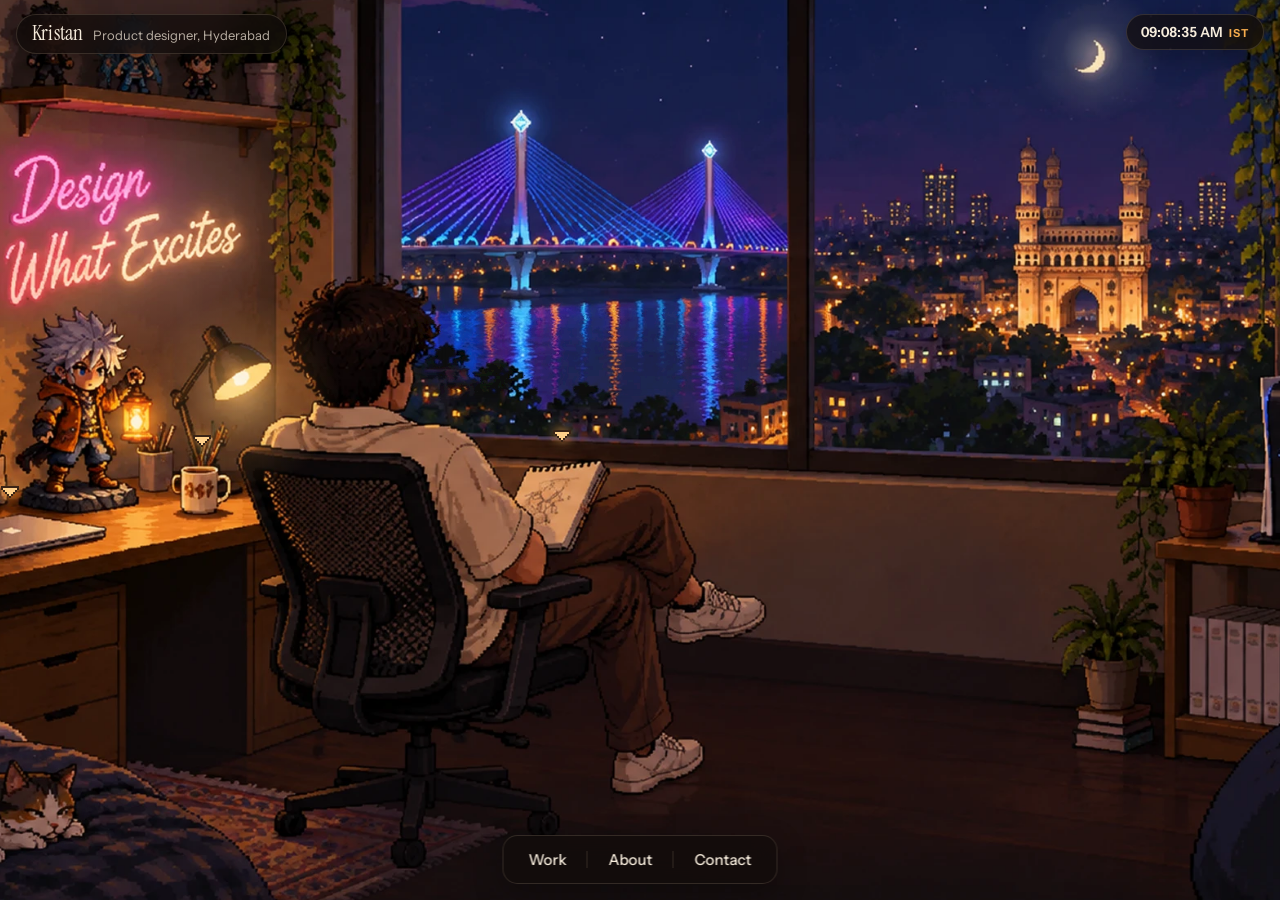
<file: index.html>
<!doctype html>
<html lang="en">
<head>
<meta charset="utf-8">
<meta name="viewport" content="width=device-width, initial-scale=1, viewport-fit=cover">
<title>Kristan · Design what excites</title>
<meta name="description" content="Kristan is a product designer in Hyderabad. Look around the room: open the laptop for work, the sketchbook for the story, and the chai to get in touch.">
<meta property="og:title" content="Kristan · Design what excites">
<meta property="og:description" content="The portfolio of Kristan, a product designer in Hyderabad, set in a room at night.">
<meta property="og:image" content="assets/room.webp">
<meta name="theme-color" content="#0d0b14">
<link rel="preconnect" href="https://fonts.googleapis.com">
<link rel="preconnect" href="https://fonts.gstatic.com" crossorigin>
<link rel="stylesheet" href="https://fonts.googleapis.com/css2?family=Gochi+Hand&family=Instrument+Sans:wdth,wght@75..100,400..700&family=Instrument+Serif:ital@0;1&family=VT323&display=swap">
<link rel="preload" as="image" href="assets/room.webp" fetchpriority="high">
<link rel="stylesheet" href="room.css">
<script>document.documentElement.classList.add("js");</script>
</head>
<body>
<div class="app is-loading" id="app">

  <div class="room" id="room">
    <div class="cam" id="cam">
      <div class="stage" id="stage">
        <img class="room-img" id="roomImg" src="assets/room.webp" width="2000" height="1125" decoding="async" fetchpriority="high"
          alt="A pixel-art room at night. Someone sits in a desk chair with a sketchbook, looking out of a big window at Hyderabad: the Durgam Cheruvu cable bridge lit up over the lake and the Charminar glowing in the distance. A neon sign on the wall reads Design What Excites. There is a closed laptop, a lamp and a mug of chai on the desk, figurines on the shelves, a games console, a bean bag, and a cat asleep on the bed.">
        <div class="fx" id="fx" aria-hidden="true"></div>
        <div class="spots" id="spots" role="group" aria-label="Things in the room"></div>
      </div>
    </div>
  </div>

  <div class="veil" id="veil" aria-hidden="true"><p class="loader">switching on the lights<span>…</span></p></div>

  <header class="hud">
    <a class="hud-tag glass" id="hudTag" href="#about"><b id="hudName">Kristan</b><span id="hudRole">Product designer</span></a>
    <p class="hud-clock glass" id="clock" aria-label="Local time"><span id="clockTime">--:--:-- --</span> <b id="clockTz">IST</b></p>
  </header>

  <nav class="dock glass" aria-label="Pages">
    <a href="#work" data-nav="work">Work</a>
    <a href="#about" data-nav="about">About</a>
    <a href="#contact" data-nav="contact">Contact</a>
  </nav>

  <p class="hint" id="hint" role="status" aria-live="polite"></p>
  <p class="toast" id="toast" role="status" aria-live="polite"></p>

  <div class="pages" id="pages">
    <section class="page page-about" id="page-about" aria-labelledby="aboutTitle" hidden></section>
    <section class="page page-work" id="page-work" aria-labelledby="workTitle" hidden></section>
    <section class="page page-contact" id="page-contact" aria-labelledby="contactTitle" hidden></section>
  </div>

  <svg class="defs" width="0" height="0" aria-hidden="true" focusable="false">
    <filter id="ripple" x="0" y="0" width="100%" height="100%">
      <feTurbulence type="fractalNoise" baseFrequency="0.006 0.09" numOctaves="2" seed="7" result="noise">
        <animate attributeName="baseFrequency" dur="14s" values="0.006 0.09;0.008 0.12;0.006 0.09" repeatCount="indefinite"/>
      </feTurbulence>
      <feColorMatrix in="noise" type="matrix" values="1 0 0 0 0  0 0 0 0 0.5  0 0 0 0 0  0 0 0 0 1" result="flat"/>
      <feDisplacementMap in="SourceGraphic" in2="flat" scale="7" xChannelSelector="R" yChannelSelector="G"/>
    </filter>
  </svg>

  <noscript>
    <div class="noscript">
      <h1>Kristan, product designer in Hyderabad</h1>
      <p>This room needs JavaScript to walk around. You can still write to me at <a href="mailto:hello@kristan.design">hello@kristan.design</a>.</p>
    </div>
  </noscript>
</div>
<script src="content.js"></script>
<script src="room.js"></script>
</body>
</html>
</file>
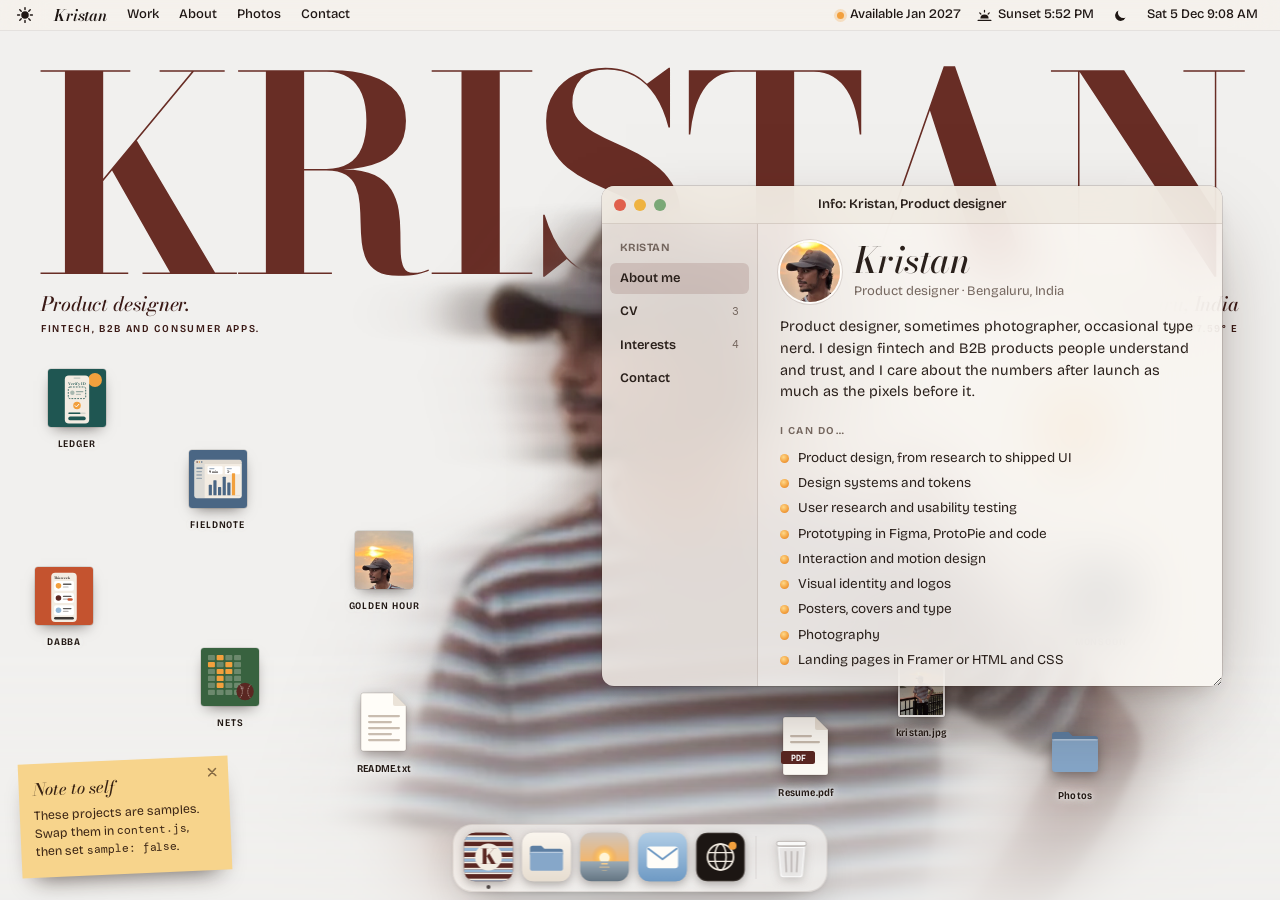
<file: desktop/index.html>
<!doctype html>
<html lang="en">
<head>
<meta charset="utf-8">
<meta name="viewport" content="width=device-width, initial-scale=1, viewport-fit=cover">
<title>Kristan OS</title>
<meta name="description" content="Kristan is a product designer in Bengaluru. Open the files on this desktop to see projects, photos and how to get in touch.">
<meta property="og:title" content="Kristan OS">
<meta property="og:description" content="The portfolio of Kristan, a product designer in Bengaluru, set up as a desktop.">
<meta property="og:image" content="../assets/kristan.webp">
<meta name="theme-color" content="#f1f0ee">
<!-- BUILD:HEAD -->
<link rel="preconnect" href="https://fonts.googleapis.com">
<link rel="preconnect" href="https://fonts.gstatic.com" crossorigin>
<link rel="stylesheet" href="https://fonts.googleapis.com/css2?family=Bodoni+Moda:ital,opsz,wght@0,6..96,400..900;1,6..96,400..900&family=Bricolage+Grotesque:opsz,wdth,wght@12..96,75..100,200..800&family=DM+Mono:ital,wght@0,400;0,500;1,400&display=swap">
<link rel="preload" as="image" href="../assets/wall-person.webp">
<link rel="stylesheet" href="styles.css">
<script>
  try {
    var t = localStorage.getItem("kos-theme");
    if (t === "dark" || t === "light") document.documentElement.setAttribute("data-theme", t);
  } catch (e) {}
  document.documentElement.classList.add("js");
</script>
<!-- /BUILD:HEAD -->
</head>
<body>
<!-- BUILD:BODY -->
<div class="os booting" id="os">

  <div class="wall" id="wall">
    <img class="wall-img wall-bg" id="wallBg" alt="" width="1200" height="1600" decoding="async" hidden>
    <h1 class="masthead" id="masthead"><span class="mh-word" id="mhWord">Kristan</span><i class="mh-probe" id="mhProbe" aria-hidden="true"></i><span class="sr-only">, product designer in Bengaluru</span></h1>
    <img class="wall-img wall-fg" id="wallFg" src="../assets/wall-person.webp" alt="" width="1200" height="1600" decoding="async">
  </div>

  <header class="menubar" id="menubar">
    <div class="mb-left">
      <button class="mb-btn mb-logo" id="logoBtn" type="button" aria-haspopup="menu" aria-expanded="false" aria-controls="logoMenu" aria-label="Site menu"></button>
      <button class="mb-btn mb-app" type="button" data-open="about" id="mbName">Kristan</button>
      <nav class="mb-menus" aria-label="Windows">
        <button class="mb-btn" type="button" data-open="work">Work</button>
        <button class="mb-btn" type="button" data-open="about">About</button>
        <button class="mb-btn" type="button" data-open="photos">Photos</button>
        <button class="mb-btn" type="button" data-open="mail">Contact</button>
      </nav>
    </div>
    <div class="mb-right">
      <span class="mb-item mb-status" id="mbStatus" hidden><i aria-hidden="true"></i><span></span></span>
      <span class="mb-item mb-sunset" id="mbSunset" hidden></span>
      <button class="mb-btn mb-theme" id="themeBtn" type="button"></button>
      <span class="mb-item mb-clock" id="mbClock"></span>
    </div>
    <div class="menu" id="logoMenu" role="menu" aria-labelledby="logoBtn" hidden>
      <button type="button" role="menuitem" data-open="system">About this desktop</button>
      <hr>
      <button type="button" role="menuitem" data-action="cleanup">Clean up icons</button>
      <button type="button" role="menuitem" data-action="closeall">Close all windows</button>
      <hr>
      <button type="button" role="menuitem" data-action="theme">Switch appearance</button>
    </div>
  </header>

  <main class="desktop" id="desktop" aria-label="Desktop">
    <p class="coverline coverline-l" id="coverL"></p>
    <p class="coverline coverline-r" id="coverR"></p>
    <ul class="icons" id="icons" aria-label="Files on the desktop"></ul>
    <div class="band" id="band" hidden></div>
    <aside class="sticky" id="sticky" hidden></aside>
    <p class="hint" id="hint" role="status" aria-live="polite"></p>
  </main>

  <div class="windows" id="windows"></div>

  <nav class="dock" id="dock" aria-label="Dock"><ul class="dock-row" id="dockRow"></ul></nav>

  <div class="toast" id="toast" role="status" aria-live="polite"></div>

  <noscript><p class="noscript">This desktop needs JavaScript. Write to Kristan at hello@kristan.design.</p></noscript>
</div>
<script src="content.js"></script>
<script src="main.js"></script>
<!-- /BUILD:BODY -->
</body>
</html>
</file>
<file: room.css>
/* =========================================================
   The room. Plain CSS, no build step.
   Colours come from the picture: night sky, neon pink, lamp amber, desk wood.
   ========================================================= */

:root {
  --night: #0d0b14;
  --ink: #f6ecdc;
  --ink-2: rgba(246, 236, 220, 0.72);
  --ink-3: rgba(246, 236, 220, 0.5);
  --amber: #f5ac4e;
  --amber-hi: #ffd08a;
  --pink: #ff7cb6;
  --glass: rgba(18, 13, 12, 0.74);
  --glass-line: rgba(255, 226, 190, 0.14);

  --f-pixel: "VT323", ui-monospace, "SFMono-Regular", Menlo, monospace;
  --f-serif: "Instrument Serif", "Iowan Old Style", Georgia, serif;
  --f-sans: "Instrument Sans", system-ui, -apple-system, "Segoe UI", sans-serif;
  --f-hand: "Gochi Hand", "Bradley Hand", "Segoe Print", cursive;

  --vh: 100vh;
  --ease: cubic-bezier(0.66, 0, 0.2, 1);
  --ease-out: cubic-bezier(0.16, 1, 0.3, 1);
  --zoom: 1.05s;
  color-scheme: dark;
}
@supports (height: 100dvh) {
  :root { --vh: 100dvh; }
}

*, *::before, *::after { box-sizing: border-box; }
html, body { margin: 0; height: 100%; }
body {
  background: var(--night);
  color: var(--ink);
  font-family: var(--f-sans);
  overflow: hidden;
  -webkit-font-smoothing: antialiased;
  -moz-osx-font-smoothing: grayscale;
  text-rendering: optimizeLegibility;
}
button { font: inherit; color: inherit; }
img { display: block; max-width: 100%; }
a { color: inherit; }
:focus-visible { outline: 2px solid var(--amber-hi); outline-offset: 3px; }
.sr-only {
  position: absolute; width: 1px; height: 1px; margin: -1px; padding: 0;
  overflow: hidden; clip: rect(0 0 0 0); white-space: nowrap; border: 0;
}
.defs { position: absolute; width: 0; height: 0; overflow: hidden; }

/* =========================================================
   Room and camera
   The picture is 2000 × 1125. --u is one picture pixel on screen,
   so everything on top of it can be placed in picture pixels.
   ========================================================= */

.room {
  position: fixed;
  inset: 0;
  overflow: hidden;
  background: #07060b;
}
.cam {
  --over: 1.02;
  --W: calc(max(100vw, var(--vh) * 16 / 9) * var(--over));
  --H: calc(var(--W) * 9 / 16);
  --u: calc(var(--W) / 2000);
  position: absolute;
  left: 50%;
  top: 50%;
  width: var(--W);
  height: var(--H);
  margin: calc(var(--H) / -2) 0 0 calc(var(--W) / -2);
  transform-origin: 0 0;
  transition: transform var(--zoom) var(--ease), filter 0.45s ease;
  will-change: transform;
}
.stage { position: absolute; inset: 0; }
.room-img {
  position: absolute;
  inset: 0;
  width: 100%;
  height: 100%;
  user-select: none;
  -webkit-user-drag: none;
  pointer-events: none;
}
.app.is-blurred .cam { filter: blur(10px) brightness(0.7); }
.app.page-shown .room { visibility: hidden; }

/* Tall or narrow screens: the room keeps its height and scrolls sideways. */
@media (max-aspect-ratio: 5/4) {
  .room {
    overflow-x: auto;
    overflow-y: hidden;
    scrollbar-width: none;
    overscroll-behavior-x: contain;
  }
  .room::-webkit-scrollbar { display: none; }
  .cam { --over: 1; left: 0; margin-left: 0; }
}
.app.page-open .room,
.app.is-zooming .room { overflow: hidden; }

/* Place anything in picture pixels: style="--x;--y;--w;--h" */
.at {
  position: absolute;
  left: calc(var(--x) * var(--u));
  top: calc(var(--y) * var(--u));
  width: calc(var(--w) * var(--u));
  height: calc(var(--h) * var(--u));
}
/* A piece of the picture itself, lined up exactly on top of it. */
.crop {
  background: url(assets/room.webp) no-repeat;
  background-size: var(--W) var(--H);
  background-position: calc(var(--x) * var(--u) * -1) calc(var(--y) * var(--u) * -1);
}
.feather {
  -webkit-mask-image: radial-gradient(closest-side, #000 60%, transparent);
  mask-image: radial-gradient(closest-side, #000 60%, transparent);
}
.feather-rect {
  -webkit-mask-image:
    linear-gradient(90deg, transparent, #000 12%, #000 88%, transparent),
    linear-gradient(180deg, transparent, #000 14%, #000 86%, transparent);
  -webkit-mask-composite: source-in;
  mask-image:
    linear-gradient(90deg, transparent, #000 12%, #000 88%, transparent),
    linear-gradient(180deg, transparent, #000 14%, #000 86%, transparent);
  mask-composite: intersect;
}

/* =========================================================
   Things that move in the room
   ========================================================= */

.fx { position: absolute; inset: 0; pointer-events: none; }
.fx > * { pointer-events: none; }

/* Neon sign: a darkened copy of the sign flashes on top when it flickers. */
.fx-neon-off {
  filter: brightness(0.36) saturate(0.3);
  opacity: 0.94;
}
.fx-neon-glow {
  background: radial-gradient(closest-side, rgba(255, 120, 180, 0.34), rgba(255, 170, 150, 0.12) 55%, transparent);
  mix-blend-mode: screen;
  opacity: 0;
}
.app.lit .fx-neon-off {
  animation: neonOn 1.2s steps(1, end) both, neonFlicker 11s steps(1, end) 6s infinite;
}
.app.lit .fx-neon-glow {
  animation: neonGlowOn 1.2s steps(1, end) both, neonGlowFlicker 11s steps(1, end) 6s infinite;
}
.app.neon-off .fx-neon-off { animation: none; opacity: 0.94; }
.app.neon-off .fx-neon-glow { animation: none; opacity: 0; }

@keyframes neonOn {
  0% { opacity: 0.94; } 18% { opacity: 0.2; } 24% { opacity: 0.94; } 40% { opacity: 0.1; }
  46% { opacity: 0.8; } 52% { opacity: 0; } 100% { opacity: 0; }
}
@keyframes neonGlowOn {
  0% { opacity: 0; } 18% { opacity: 0.8; } 24% { opacity: 0; } 40% { opacity: 0.9; }
  46% { opacity: 0.2; } 52% { opacity: 1; } 100% { opacity: 1; }
}
@keyframes neonFlicker {
  0% { opacity: 0; } 86% { opacity: 0.9; } 86.5% { opacity: 0.15; } 87% { opacity: 0.94; }
  87.8% { opacity: 0; } 95% { opacity: 0.6; } 95.4% { opacity: 0; } 100% { opacity: 0; }
}
@keyframes neonGlowFlicker {
  0% { opacity: 1; } 86% { opacity: 0; } 86.5% { opacity: 0.85; } 87% { opacity: 0; }
  87.8% { opacity: 1; } 95% { opacity: 0.4; } 95.4% { opacity: 1; } 100% { opacity: 1; }
}

/* Desk lamp */
.fx-lamp-glow {
  background: radial-gradient(closest-side, rgba(255, 200, 120, 0.5), rgba(255, 170, 80, 0.16) 50%, transparent);
  mix-blend-mode: screen;
  opacity: 0;
  transition: opacity 0.3s ease;
}
.fx-lamp-off {
  filter: brightness(0.5) saturate(0.7);
  opacity: 1;
  transition: opacity 0.3s ease;
}
.app.lit .fx-lamp-glow { opacity: 1; animation: breathe 5s ease-in-out infinite; transition-delay: 0.9s; }
.app.lit .fx-lamp-off { opacity: 0; transition-delay: 0.9s; }
.app.lit.lamp-off .fx-lamp-glow { opacity: 0; animation: none; transition-delay: 0s; }
.app.lit.lamp-off .fx-lamp-off { opacity: 1; transition-delay: 0s; }

/* Lantern in the figure's hand */
.fx-lantern {
  background: radial-gradient(closest-side, rgba(255, 176, 80, 0.55), rgba(255, 140, 40, 0.14) 55%, transparent);
  mix-blend-mode: screen;
  animation: flame 2.8s linear infinite;
}

/* Moon */
.fx-moon {
  background: radial-gradient(closest-side, rgba(255, 236, 190, 0.3), rgba(255, 236, 190, 0.08) 45%, transparent);
  mix-blend-mode: screen;
  animation: breathe 7s ease-in-out infinite;
}

/* Cable bridge: its lights drift through colours, like the real one. */
.fx-bridge { display: none; }
@supports (mask-mode: luminance) {
  .fx-bridge {
    display: block;
    mask-image: url(assets/room.webp);
    mask-size: var(--W) var(--H);
    mask-repeat: no-repeat;
    mask-position: calc(var(--x) * var(--u) * -1) calc(var(--y) * var(--u) * -1);
    mask-mode: luminance;
    opacity: 0;
    animation: bridgeHue 22s ease-in-out infinite;
  }
}
@keyframes bridgeHue {
  0%, 100% { opacity: 0; filter: hue-rotate(0deg) saturate(1.2); }
  20% { opacity: 1; filter: hue-rotate(-70deg) saturate(1.4); }
  45% { opacity: 1; filter: hue-rotate(70deg) saturate(1.4); }
  70% { opacity: 1; filter: hue-rotate(150deg) saturate(1.3); }
  88% { opacity: 0.6; filter: hue-rotate(200deg) saturate(1.2); }
}

/* Lake: reflections wobble */
.fx-water { filter: url(#ripple); }

/* Stars, city windows and shooting stars */
.fx-star {
  position: absolute;
  width: calc(var(--s, 3) * var(--u));
  height: calc(var(--s, 3) * var(--u));
  background: #fff;
  box-shadow: 0 0 calc(5 * var(--u)) rgba(220, 230, 255, 0.9);
  opacity: 0;
  animation: twinkle var(--d, 4s) ease-in-out var(--delay, 0s) infinite;
}
.fx-light {
  position: absolute;
  width: calc(3 * var(--u));
  height: calc(3 * var(--u));
  background: #ffcf7a;
  box-shadow: 0 0 calc(4 * var(--u)) rgba(255, 190, 90, 0.9);
  opacity: 0;
  animation: blink var(--d, 8s) steps(1, end) var(--delay, 0s) infinite;
}
.fx-sky { overflow: hidden; }
.fx-meteor {
  position: absolute;
  left: 0;
  top: 0;
  width: calc(var(--len, 160) * var(--u));
  height: calc(2.5 * var(--u));
  border-radius: 99px;
  background: linear-gradient(90deg, #fff, rgba(200, 215, 255, 0.6) 25%, rgba(200, 215, 255, 0));
  box-shadow: 0 0 calc(6 * var(--u)) rgba(200, 215, 255, 0.6);
  transform-origin: 0 50%;
  opacity: 0;
}

/* Steam from the chai */
.fx-steam i,
.mug-steam i {
  position: absolute;
  bottom: 0;
  left: var(--l, 40%);
  width: 26%;
  aspect-ratio: 1;
  border-radius: 50%;
  background: rgba(255, 246, 232, 0.5);
  filter: blur(calc(2 * var(--u, 1px)));
  opacity: 0;
  animation: steam 3.4s ease-out var(--delay, 0s) infinite;
}
.fx-steam i:nth-child(1), .mug-steam i:nth-child(1) { --l: 22%; --delay: 0s; }
.fx-steam i:nth-child(2), .mug-steam i:nth-child(2) { --l: 46%; --delay: 1.1s; }
.fx-steam i:nth-child(3), .mug-steam i:nth-child(3) { --l: 34%; --delay: 2.2s; }

/* The cat breathes and dreams */
.fx-cat {
  transform-origin: 60% 100%;
  animation: catBreathe 4.2s ease-in-out infinite;
}
.fx-zzz b {
  position: absolute;
  left: 0;
  bottom: 0;
  font: 400 calc(var(--s, 22) * var(--u) * 1.3) / 1 var(--f-pixel);
  color: #e3e7ff;
  text-shadow: 0 0 calc(6 * var(--u)) rgba(170, 180, 255, 0.8);
  opacity: 0;
  animation: zzz 4.8s ease-out var(--delay, 0s) infinite;
}
.fx-zzz b:nth-child(1) { --s: 18; --delay: 0s; }
.fx-zzz b:nth-child(2) { --s: 24; --delay: 1.6s; }
.fx-zzz b:nth-child(3) { --s: 30; --delay: 3.2s; }
.fx-heart {
  position: absolute;
  left: 0;
  bottom: 0;
  width: calc(26 * var(--u));
  height: calc(24 * var(--u));
  color: #ff7cb6;
  filter: drop-shadow(0 0 calc(6 * var(--u)) rgba(255, 124, 182, 0.8));
  animation: heart 1.6s ease-out forwards;
}
.fx-heart svg { width: 100%; height: 100%; shape-rendering: crispEdges; }

@keyframes breathe { 0%, 100% { opacity: 0.75; } 50% { opacity: 1; } }
@keyframes flame {
  0%, 100% { opacity: 0.85; transform: scale(1); }
  12% { opacity: 1; transform: scale(1.05); }
  23% { opacity: 0.7; transform: scale(0.97); }
  41% { opacity: 0.95; transform: scale(1.03); }
  58% { opacity: 0.75; transform: scale(0.98); }
  77% { opacity: 1; transform: scale(1.04); }
}
@keyframes twinkle { 0%, 100% { opacity: 0; transform: scale(0.6); } 50% { opacity: 1; transform: scale(1); } }
@keyframes blink { 0% { opacity: 0; } 30% { opacity: 0.9; } 78% { opacity: 0; } 100% { opacity: 0; } }
@keyframes steam {
  0% { opacity: 0; transform: translate(0, 0) scale(0.6); }
  25% { opacity: 0.85; }
  100% { opacity: 0; transform: translate(30%, -260%) scale(1.5); }
}
@keyframes catBreathe { 0%, 100% { transform: scale(1, 1); } 50% { transform: scale(1.006, 1.022); } }
@keyframes zzz {
  0% { opacity: 0; transform: translate(0, 0) rotate(-10deg); }
  15% { opacity: 1; }
  100% { opacity: 0; transform: translate(calc(46 * var(--u)), calc(-80 * var(--u))) rotate(12deg); }
}
@keyframes heart {
  0% { opacity: 0; transform: translateY(0) scale(0.4); }
  20% { opacity: 1; transform: translateY(calc(-10 * var(--u))) scale(1.15); }
  100% { opacity: 0; transform: translateY(calc(-70 * var(--u))) scale(1); }
}

/* Nothing in the room needs to move while a page covers it. */
.app.page-shown .fx *,
.app.page-shown .fx { animation-play-state: paused !important; }
.app.page-shown .fx-water { filter: none; }

/* =========================================================
   Hotspots
   ========================================================= */

.spots { position: absolute; inset: 0; }
.spot {
  position: absolute;
  margin: 0;
  padding: 0;
  border: 0;
  border-radius: 4px;
  background: transparent;
  cursor: pointer;
  -webkit-tap-highlight-color: transparent;
  touch-action: manipulation;
}
.spot.primary { z-index: 2; }
.spot:focus-visible { outline: none; }

/* Game-style selection brackets */
.spot-frame {
  --c: var(--amber-hi);
  --l: 14px;
  --t: 2px;
  position: absolute;
  inset: -5px;
  opacity: 0;
  transform: scale(1.06);
  transition: opacity 0.2s ease, transform 0.35s var(--ease-out);
  background:
    linear-gradient(var(--c), var(--c)) top left / var(--l) var(--t),
    linear-gradient(var(--c), var(--c)) top left / var(--t) var(--l),
    linear-gradient(var(--c), var(--c)) top right / var(--l) var(--t),
    linear-gradient(var(--c), var(--c)) top right / var(--t) var(--l),
    linear-gradient(var(--c), var(--c)) bottom left / var(--l) var(--t),
    linear-gradient(var(--c), var(--c)) bottom left / var(--t) var(--l),
    linear-gradient(var(--c), var(--c)) bottom right / var(--l) var(--t),
    linear-gradient(var(--c), var(--c)) bottom right / var(--t) var(--l);
  background-repeat: no-repeat;
  filter: drop-shadow(0 0 5px rgba(245, 172, 78, 0.75));
}
.spot-frame::before {
  content: "";
  position: absolute;
  inset: 5px;
  border-radius: 3px;
  background: rgba(255, 214, 160, 0.06);
  box-shadow: inset 0 0 0 1px rgba(255, 214, 160, 0.18);
}

/* Label: a little pixel dialog box */
.spot-tip {
  --nudge: 0px;
  position: absolute;
  left: 50%;
  bottom: calc(100% + 14px);
  z-index: 3;
  padding: 8px 11px 7px;
  white-space: nowrap;
  font: 400 19px/1 var(--f-pixel);
  letter-spacing: 0.02em;
  color: #fff1dc;
  background: #17100d;
  border: 2px solid rgba(255, 214, 160, 0.32);
  clip-path: polygon(
    0 3px, 3px 3px, 3px 0, calc(100% - 3px) 0, calc(100% - 3px) 3px, 100% 3px,
    100% calc(100% - 3px), calc(100% - 3px) calc(100% - 3px), calc(100% - 3px) 100%,
    3px 100%, 3px calc(100% - 3px), 0 calc(100% - 3px)
  );
  opacity: 0;
  transform: translate(calc(-50% + var(--nudge)), 6px);
  transition: opacity 0.18s ease, transform 0.3s var(--ease-out);
  pointer-events: none;
}
.spot-tip i { font-style: normal; color: var(--amber); margin-left: 2px; }
.spot.tip-below .spot-tip { bottom: auto; top: calc(100% + 14px); transform: translate(calc(-50% + var(--nudge)), -6px); }

.spot.is-tipped .spot-frame,
.spot:focus-visible .spot-frame { opacity: 1; transform: none; }
.spot.is-tipped .spot-tip,
.spot:focus-visible .spot-tip { opacity: 1; transform: translate(calc(-50% + var(--nudge)), 0); }
@media (hover: hover) {
  .spot:hover .spot-frame { opacity: 1; transform: none; }
  .spot:hover .spot-tip { opacity: 1; transform: translate(calc(-50% + var(--nudge)), 0); }
  .spot:hover { z-index: 4; }
}

/* Bouncing marker over the things that open a page */
.spot-ping {
  position: absolute;
  left: 50%;
  top: -24px;
  width: 18px;
  height: 12px;
  margin-left: -9px;
  pointer-events: none;
  animation: bob 1.5s ease-in-out infinite;
  transition: opacity 0.2s ease;
}
.spot-ping svg { width: 100%; height: 100%; display: block; shape-rendering: crispEdges; filter: drop-shadow(0 0 6px rgba(245, 172, 78, 0.9)); }
.spot.is-seen .spot-ping,
.spot.is-tipped .spot-ping,
.spot:focus-visible .spot-ping { opacity: 0; }
@media (hover: hover) { .spot:hover .spot-ping { opacity: 0; } }
@keyframes bob { 0%, 100% { transform: translateY(0); } 50% { transform: translateY(-5px); } }

.app.is-zooming .spot-tip,
.app.is-zooming .spot-frame,
.app.is-zooming .spot-ping,
.app.is-loading .spot-ping { opacity: 0 !important; transition: none; }

/* =========================================================
   Heads-up bits: name, clock, menu
   ========================================================= */

.glass {
  background: var(--glass);
  border: 1px solid var(--glass-line);
  -webkit-backdrop-filter: blur(12px) saturate(1.2);
  backdrop-filter: blur(12px) saturate(1.2);
  box-shadow: 0 10px 30px rgba(0, 0, 0, 0.28);
}
.hud {
  position: fixed;
  inset: 0 0 auto 0;
  z-index: 60;
  display: flex;
  justify-content: space-between;
  align-items: flex-start;
  gap: 12px;
  padding: max(14px, env(safe-area-inset-top)) max(16px, env(safe-area-inset-right)) 0 max(16px, env(safe-area-inset-left));
  pointer-events: none;
}
.hud > * { pointer-events: auto; }
.hud-tag {
  display: inline-flex;
  align-items: baseline;
  gap: 10px;
  padding: 8px 16px 9px 15px;
  border-radius: 999px;
  text-decoration: none;
  transition: opacity 0.3s ease, transform 0.3s ease, background 0.2s;
}
.hud-tag b { font: 400 21px/1 var(--f-serif); letter-spacing: 0.01em; }
.hud-tag span { font-size: 13px; color: var(--ink-2); }
.hud-tag:hover { background: rgba(30, 22, 18, 0.85); }
.app.page-open .hud-tag { opacity: 0; transform: translateY(-6px); pointer-events: none; }
.hud-clock {
  margin: 0;
  padding: 10px 14px;
  border-radius: 999px;
  font: 600 14px/1 var(--f-sans);
  font-variant-numeric: tabular-nums;
  white-space: nowrap;
}
.hud-clock b { color: var(--amber); font-size: 11px; letter-spacing: 0.08em; margin-left: 3px; }

.dock {
  position: fixed;
  left: 50%;
  bottom: max(16px, env(safe-area-inset-bottom));
  z-index: 60;
  display: flex;
  gap: 2px;
  padding: 5px;
  border-radius: 15px;
  transform: translateX(-50%);
}
.dock a {
  position: relative;
  padding: 11px 20px;
  border-radius: 10px;
  font: 500 15px/1 var(--f-sans);
  color: var(--ink);
  text-decoration: none;
  transition: background 0.2s ease, color 0.2s ease;
}
.dock a + a::before {
  content: "";
  position: absolute;
  left: -2px;
  top: 28%;
  bottom: 28%;
  width: 1px;
  background: var(--glass-line);
  transition: opacity 0.2s;
}
.dock a:hover { background: rgba(255, 240, 220, 0.08); }
.dock a[aria-current="page"] { background: var(--amber); color: #1d130b; }
.dock a[aria-current="page"]::before,
.dock a[aria-current="page"] + a::before { opacity: 0; }

.hint,
.toast {
  position: fixed;
  left: 50%;
  bottom: calc(max(16px, env(safe-area-inset-bottom)) + 66px);
  z-index: 58;
  max-width: calc(100vw - 32px);
  margin: 0;
  padding: 9px 14px 8px;
  border-radius: 10px;
  font: 400 19px/1.2 var(--f-pixel);
  text-align: center;
  color: #fff1dc;
  opacity: 0;
  transform: translate(-50%, 8px);
  transition: opacity 0.35s ease, transform 0.45s var(--ease-out);
  pointer-events: none;
}
.hint.is-on,
.toast.is-on { opacity: 1; transform: translate(-50%, 0); }
.toast { z-index: 70; }

.veil {
  position: fixed;
  inset: 0;
  z-index: 80;
  display: grid;
  place-items: center;
  background: #07060b;
  pointer-events: none;
  transition: opacity 1.4s ease 0.15s;
}
.app:not(.is-loading) .veil { opacity: 0; }
.loader {
  margin: 0;
  font: 400 20px var(--f-pixel);
  letter-spacing: 0.04em;
  color: rgba(255, 214, 160, 0.75);
  transition: opacity 0.3s ease;
}
.loader span { display: inline-block; animation: dots 1.2s steps(2, end) infinite; }
.app:not(.is-loading) .loader { opacity: 0; }
@keyframes dots { 50% { opacity: 0.2; } }

/* =========================================================
   Pages (shared)
   ========================================================= */

.pages { position: fixed; inset: 0; z-index: 40; pointer-events: none; }
.page {
  position: absolute;
  inset: 0;
  overflow-x: hidden;
  overflow-y: auto;
  overscroll-behavior: contain;
  pointer-events: auto;
  opacity: 0;
}
.page[hidden] { display: none; }
.page.is-in { opacity: 1; transition: opacity 0.45s ease; }
.page.is-out { opacity: 0; transition: opacity 0.35s ease; }

.back {
  position: fixed;
  top: max(14px, env(safe-area-inset-top));
  left: max(16px, env(safe-area-inset-left));
  z-index: 10;
  display: inline-flex;
  align-items: center;
  gap: 8px;
  padding: 11px 17px 11px 13px;
  border: 0;
  border-radius: 999px;
  font: 500 14px/1 var(--f-sans);
  color: #2a1a10;
  background: rgba(250, 242, 228, 0.94);
  box-shadow: 0 8px 24px rgba(0, 0, 0, 0.3);
  cursor: pointer;
  transition: transform 0.25s var(--ease-out), background 0.2s;
}
.back:hover { transform: translateX(-2px); background: #fff; }
.back svg { width: 14px; height: 14px; }
.eyebrow {
  margin: 0 0 14px;
  font: 400 18px/1.1 var(--f-pixel);
  letter-spacing: 0.06em;
  text-transform: uppercase;
  color: var(--amber);
}

/* =========================================================
   About: the corkboard
   ========================================================= */

.page-about { background: #1c120b; }
.board { min-height: 100%; padding: 12px; }
.board-frame {
  position: relative;
  min-height: calc(var(--vh) - 24px);
  padding: clamp(84px, 11vh, 104px) clamp(20px, 4vw, 64px) 132px;
  border-radius: 8px;
  background-color: #a8723f;
  background-image:
    url("data:image/svg+xml,%3Csvg xmlns='http://www.w3.org/2000/svg' width='240' height='240'%3E%3Cfilter id='n'%3E%3CfeTurbulence type='fractalNoise' baseFrequency='.9' numOctaves='3' seed='4' stitchTiles='stitch'/%3E%3CfeColorMatrix values='0 0 0 0 .24 0 0 0 0 .13 0 0 0 0 .05 0 0 0 2.6 -1.25'/%3E%3C/filter%3E%3Crect width='240' height='240' filter='url(%23n)'/%3E%3C/svg%3E"),
    url("data:image/svg+xml,%3Csvg xmlns='http://www.w3.org/2000/svg' width='300' height='300'%3E%3Cfilter id='n'%3E%3CfeTurbulence type='fractalNoise' baseFrequency='.7' numOctaves='2' seed='9' stitchTiles='stitch'/%3E%3CfeColorMatrix values='0 0 0 0 1 0 0 0 0 .86 0 0 0 0 .62 0 0 0 3 -1.9'/%3E%3C/filter%3E%3Crect width='300' height='300' filter='url(%23n)'/%3E%3C/svg%3E"),
    radial-gradient(ellipse at 25% 15%, rgba(255, 214, 160, 0.22), transparent 55%),
    radial-gradient(ellipse at 85% 95%, rgba(40, 18, 4, 0.4), transparent 60%);
  box-shadow:
    inset 0 0 0 12px #5e3b20,
    inset 0 0 0 14px #3b2412,
    inset 0 0 0 15px rgba(255, 220, 170, 0.14),
    inset 0 0 70px 24px rgba(30, 14, 4, 0.5),
    0 30px 60px rgba(0, 0, 0, 0.45);
  color: #2a1d14;
}
.page-about.is-in .board-frame { animation: boardIn 0.7s var(--ease-out) both; }
@keyframes boardIn { from { opacity: 0; transform: scale(1.025); } }

.board-grid {
  display: grid;
  grid-template-columns: 1fr;
  gap: 40px 3.2vw;
  max-width: 1380px;
  margin: 0 auto;
  align-items: start;
}
@media (min-width: 760px) {
  .board-grid { grid-template-columns: repeat(2, minmax(0, 1fr)); }
}
@media (min-width: 1180px) {
  .board-grid { grid-template-columns: minmax(0, 1.05fr) minmax(0, 1.12fr) minmax(0, 1fr) minmax(0, 0.8fr); }
}
.col { display: flex; flex-direction: column; align-items: flex-start; gap: 30px; min-width: 0; }
.col-d { align-items: center; }

.pinned {
  --r: 0deg;
  position: relative;
  rotate: var(--r);
  translate: var(--dx, 0px) var(--dy, 0px);
  transition: rotate 0.35s var(--ease-out), box-shadow 0.3s ease;
}
.page-about.is-in .pinned { animation: pinIn 0.6s var(--ease-out) both; animation-delay: calc(var(--i, 0) * 50ms + 150ms); }
@keyframes pinIn { from { opacity: 0; transform: translateY(-16px) scale(1.04); } }
@media (hover: hover) and (min-width: 1180px) {
  .pinned.drag { cursor: grab; }
  .pinned:hover { rotate: calc(var(--r) * 0.3); z-index: 3; }
  .pinned.is-dragging { cursor: grabbing; z-index: 5; rotate: 0deg; transition: none; box-shadow: 0 26px 40px rgba(30, 15, 5, 0.45); }
}

.pin {
  --pc: #d9473f;
  --pd: #8e231d;
  position: absolute;
  top: -9px;
  left: 50%;
  z-index: 2;
  width: 20px;
  height: 20px;
  margin-left: -10px;
  border-radius: 50%;
  background:
    radial-gradient(circle at 34% 30%, rgba(255, 255, 255, 0.75) 0 2px, transparent 3.5px),
    radial-gradient(circle at 50% 50%, var(--pc) 0 55%, var(--pd) 100%);
  box-shadow: 2px 5px 5px rgba(0, 0, 0, 0.35);
}
.pin.green { --pc: #49c24a; --pd: #1f7a24; }
.pin.blue { --pc: #3f7fe0; --pd: #1d4691; }
.pin.yellow { --pc: #f2cf3a; --pd: #a5850f; }
.tape {
  position: absolute;
  top: -12px;
  left: -18px;
  z-index: 2;
  width: 86px;
  height: 26px;
  rotate: -30deg;
  background: rgba(28, 26, 24, 0.86);
  box-shadow: 0 2px 4px rgba(0, 0, 0, 0.25);
}
.tape.r { left: auto; right: -18px; top: auto; bottom: -10px; }
.tape.light { background: rgba(255, 250, 236, 0.55); }

.paper {
  background: #f7e9d5;
  box-shadow: 0 1px 0 rgba(0, 0, 0, 0.05), 0 14px 26px rgba(30, 15, 5, 0.34);
}

/* Timeline strip */
.strip { width: 100%; max-width: 380px; padding: 34px 22px 26px 20px; }
.strip h2 {
  margin: 0 0 22px;
  font: 400 27px/1.05 var(--f-serif);
  letter-spacing: 0.02em;
  text-transform: uppercase;
  text-align: center;
}
.road { position: relative; margin: 0; padding: 0 0 0 58px; list-style: none; }
.road-svg { position: absolute; left: 6px; top: -6px; width: 40px; height: calc(100% + 6px); overflow: visible; }
.road li { position: relative; padding: 2px 0 24px; }
.road li:last-child { padding-bottom: 4px; }
.road li::before {
  content: "";
  position: absolute;
  left: -40px;
  top: 4px;
  width: 15px;
  height: 15px;
  border: 3px solid #2a1d14;
  border-radius: 50% 50% 50% 0;
  background: var(--amber);
  rotate: -45deg;
}
.road li:first-child::before { background: #ff7cb6; }
.road-years { display: block; margin-bottom: 6px; font: 400 17px/1 var(--f-pixel); letter-spacing: 0.04em; color: #92603a; }
.road-years em { margin-left: 4px; padding: 2px 6px; border-radius: 4px; font-style: normal; background: #2a1d14; color: #ffd08a; }
.road strong { display: block; font: 400 24px/1.05 var(--f-serif); }
.road-role { display: block; margin-top: 4px; font-size: 14px; font-weight: 600; }
.road-note { display: block; margin-top: 6px; font-size: 13.5px; line-height: 1.45; color: #5e4736; }

/* Chalk notes and arrows */
.chalk {
  margin: 0;
  font: 400 clamp(26px, 2.2vw, 33px)/1.2 var(--f-hand);
  color: #fdf8f0;
  text-shadow: 0 1px 0 rgba(60, 30, 10, 0.35);
}
.arrow { display: block; color: #fdf8f0; filter: drop-shadow(0 1px 0 rgba(60, 30, 10, 0.35)); }
.arrow path { fill: none; stroke: currentColor; stroke-width: 4; stroke-linecap: round; stroke-linejoin: round; }
.arrow-r { width: 170px; height: 74px; margin: -10px 0 0 40px; }
.arrow-d { width: 92px; height: 104px; margin: -14px 0 -10px 70px; }
@media (max-width: 1179px) {
  .arrow-r { rotate: 70deg; width: 120px; height: 56px; margin: 0 0 0 60px; }
}

/* Sticky notes */
.sticky {
  --sc: #f7c95c;
  width: 100%;
  max-width: 300px;
  padding: 26px 20px 20px;
  background: var(--sc);
  color: #2b2016;
  box-shadow: 0 1px 0 rgba(0, 0, 0, 0.05), 0 12px 20px rgba(30, 15, 5, 0.3);
}
.sticky.green { --sc: #b9f15e; }
.sticky.pink { --sc: #ec9fe0; }
.sticky.blue { --sc: #a6d8f5; }
.sticky.orange { --sc: #ffb27a; }
.sticky-hello { max-width: 250px; padding: 30px 18px; margin-left: 24px; }
.sticky.sticky-hello p { margin: 0; font: 400 clamp(30px, 2.6vw, 38px)/1 var(--f-serif); text-align: center; }
.sticky h3 { margin: 0 0 6px; font: 400 23px/1.05 var(--f-serif); }
.sticky p { margin: 0; font-size: 14px; line-height: 1.45; }
.notes { display: grid; grid-template-columns: repeat(2, minmax(0, 1fr)); gap: 22px 18px; width: 100%; }
.notes .sticky { padding: 24px 15px 16px; }
@media (max-width: 420px) { .notes { grid-template-columns: 1fr; } }

/* The typed card */
.card { width: 100%; max-width: 360px; padding: 30px 24px 22px; background: #f2efe9; }
.typed { margin: 0 0 18px; font: 400 20px/1.36 var(--f-serif); color: #221a14; }
.me-crop {
  margin: 0;
  border: 6px solid #fff;
  box-shadow: 0 2px 6px rgba(0, 0, 0, 0.18);
  background: url(assets/room.webp) no-repeat;
  image-rendering: pixelated;
}
.me-cap { margin: 10px 0 0; font: 400 18px/1.2 var(--f-hand); color: #4a3628; text-align: center; }

/* Index card */
.index {
  width: 100%;
  max-width: 360px;
  padding: 16px 22px 30px 44px;
  background:
    linear-gradient(90deg, transparent 32px, rgba(222, 90, 80, 0.55) 32px 34px, transparent 34px),
    repeating-linear-gradient(180deg, #fffdf8 0 29px, #b9d1ea 29px 30px);
}
.index h3 { margin: 0; font: 400 27px/44px var(--f-hand); color: #c43c33; }
.index ul { margin: 0; padding: 0; list-style: none; }
.index li { font: 400 15px/30px var(--f-sans); color: #2a2018; }
.index li::before { content: "✓ "; color: #c43c33; font-weight: 700; }

.stickers { display: flex; flex-wrap: wrap; gap: 10px; max-width: 360px; }
.sticker {
  --r: 0deg;
  display: inline-block;
  padding: 7px 12px;
  border-radius: 999px;
  font: 600 13px/1 var(--f-sans);
  color: #2a1d14;
  background: var(--bg, #fff);
  rotate: var(--r);
  box-shadow: 0 2px 0 rgba(0, 0, 0, 0.12), 0 6px 10px rgba(30, 15, 5, 0.22);
}

/* Polaroids */
.polaroid { width: 100%; max-width: 230px; margin: 0; padding: 10px 10px 12px; background: #fbf8f2; }
.polaroid img { width: 100%; aspect-ratio: 1; object-fit: cover; }
.polaroid figcaption { margin-top: 9px; font: 400 19px/1.15 var(--f-hand); color: #3a2a1e; text-align: center; }

.currently { width: 100%; max-width: 240px; padding: 28px 18px 18px; background: #fffaf0; }
.currently h3 { margin: 0 0 10px; font: 400 24px/1 var(--f-hand); color: #2a1d14; }
.currently dl { margin: 0; }
.currently dt { font: 400 15px/1 var(--f-pixel); letter-spacing: 0.06em; text-transform: uppercase; color: #92603a; }
.currently dd { margin: 4px 0 12px; font: 400 17px/1.25 var(--f-serif); }
.resume {
  display: inline-block;
  padding: 18px 20px 14px;
  font: 400 22px/1 var(--f-hand);
  text-decoration: none;
  background: #fffaf0;
}

/* =========================================================
   Work: inside the laptop
   ========================================================= */

.page-work { background: #050407; }
.page-work .back { background: rgba(255, 255, 255, 0.1); color: var(--ink); box-shadow: inset 0 0 0 1px rgba(255, 255, 255, 0.14); -webkit-backdrop-filter: blur(10px); backdrop-filter: blur(10px); }
.page-work .back:hover { background: rgba(255, 255, 255, 0.16); }
.screen {
  position: relative;
  min-height: calc(var(--vh) - 24px);
  margin: 12px;
  padding: clamp(92px, 12vh, 120px) clamp(18px, 5vw, 76px) 140px;
  border-radius: 18px;
  background:
    radial-gradient(1100px 560px at 88% -8%, rgba(126, 87, 220, 0.34), transparent 62%),
    radial-gradient(900px 520px at -8% 108%, rgba(255, 111, 174, 0.13), transparent 60%),
    radial-gradient(rgba(255, 255, 255, 0.06) 1px, transparent 1.5px) 0 0 / 22px 22px,
    linear-gradient(180deg, #16122c, #0e0c19 70%);
  box-shadow: 0 0 0 1px rgba(255, 255, 255, 0.06), 0 0 0 11px #121016, 0 0 0 12px rgba(255, 255, 255, 0.05);
}
.screen::before {
  content: "";
  position: absolute;
  top: -7px;
  left: 50%;
  width: 6px;
  height: 6px;
  margin-left: -3px;
  border-radius: 50%;
  background: #24222c;
  box-shadow: inset 0 0 0 1.5px #34313d;
}
.page-work.is-in .screen { animation: screenOn 0.95s var(--ease-out) both; }
@keyframes screenOn {
  0% { opacity: 0; transform: perspective(1800px) rotateX(-22deg) scale(0.94); filter: brightness(2.4) blur(6px); }
  55% { opacity: 1; }
  100% { transform: none; filter: none; }
}
.screen-path {
  position: absolute;
  top: 26px;
  left: 50%;
  translate: -50% 0;
  margin: 0;
  font: 400 17px/1 var(--f-pixel);
  color: var(--ink-3);
  white-space: nowrap;
}

.work-head { max-width: 1180px; margin: 0 auto 36px; }
.work-head h1 { margin: 0; font: 400 clamp(46px, 6.6vw, 96px)/0.95 var(--f-serif); letter-spacing: -0.01em; }
.work-head h1 em { color: var(--pink); }
.lede { max-width: 580px; margin: 20px 0 0; font-size: 17px; line-height: 1.55; color: var(--ink-2); }
.chips { display: flex; flex-wrap: wrap; gap: 8px; margin-top: 30px; }
.chip {
  padding: 9px 15px;
  border: 1px solid rgba(255, 255, 255, 0.15);
  border-radius: 999px;
  background: transparent;
  color: var(--ink-2);
  font: 500 14px/1 var(--f-sans);
  cursor: pointer;
  transition: background 0.2s, color 0.2s, border-color 0.2s;
}
.chip span { margin-left: 5px; opacity: 0.55; font-variant-numeric: tabular-nums; }
.chip:hover { border-color: rgba(255, 255, 255, 0.35); color: var(--ink); }
.chip[aria-pressed="true"] { background: var(--ink); border-color: transparent; color: #15111f; }

.cards {
  display: grid;
  grid-template-columns: repeat(auto-fill, minmax(min(100%, 290px), 1fr));
  gap: 22px;
  max-width: 1180px;
  margin: 0 auto;
  padding: 0;
  list-style: none;
}
.cards li[hidden] { display: none; }
.pcard {
  display: flex;
  flex-direction: column;
  height: 100%;
  padding: 10px 10px 20px;
  border: 1px solid rgba(255, 255, 255, 0.08);
  border-radius: 18px;
  background: rgba(255, 255, 255, 0.035);
  color: inherit;
  text-decoration: none;
  transition: transform 0.4s var(--ease-out), background 0.3s, border-color 0.3s;
}
.pcard:hover { transform: translateY(-4px); background: rgba(255, 255, 255, 0.06); border-color: rgba(245, 172, 78, 0.4); }
.pcard-cover { aspect-ratio: 4 / 3; overflow: hidden; border-radius: 11px; background: #1b1830; }
.pcard-cover > svg, .pcard-cover > img { display: block; width: 100%; height: 100%; object-fit: cover; transition: transform 0.7s var(--ease-out); }
.pcard:hover .pcard-cover > * { transform: scale(1.04); }
.pcard-meta {
  display: flex;
  justify-content: space-between;
  gap: 10px;
  margin: 18px 8px 8px;
  font: 400 16px/1 var(--f-pixel);
  letter-spacing: 0.05em;
  text-transform: uppercase;
  color: var(--amber);
}
.pcard h2 { margin: 0 8px 8px; font: 400 34px/1 var(--f-serif); }
.pcard p { margin: 0 8px; font-size: 15px; line-height: 1.5; color: var(--ink-2); }
.cv-type { font-family: var(--f-sans); }
.cv-mono { font-family: var(--f-pixel); }

/* One project */
.case { max-width: 980px; margin: 0 auto; }
.case[hidden], .work-list[hidden] { display: none; }
.case-back {
  display: inline-flex;
  margin-bottom: 26px;
  font: 400 19px/1 var(--f-pixel);
  color: var(--ink-2);
  text-decoration: none;
}
.case-back:hover { color: var(--amber); }
.case h1 { margin: 0 0 18px; font: 400 clamp(56px, 8.6vw, 120px)/0.9 var(--f-serif); letter-spacing: -0.015em; }
.case-lede { max-width: 760px; margin: 0; font: 400 clamp(21px, 2.1vw, 27px)/1.38 var(--f-serif); }
.case-cover { margin: 38px 0 0; aspect-ratio: 16 / 9; overflow: hidden; border-radius: 18px; background: #1b1830; }
.case-cover > svg, .case-cover > img { display: block; width: 100%; height: 100%; object-fit: cover; }
.facts {
  display: grid;
  grid-template-columns: repeat(auto-fit, minmax(190px, 1fr));
  gap: 0 28px;
  margin: 30px 0 0;
  border-top: 1px solid rgba(255, 255, 255, 0.1);
}
.facts div { padding: 18px 0 4px; }
.facts dt { font: 400 16px/1 var(--f-pixel); letter-spacing: 0.06em; text-transform: uppercase; color: var(--ink-3); }
.facts dd { margin: 8px 0 0; font-size: 15px; line-height: 1.45; }
.case-sec { margin-top: 64px; }
.case-sec > h2 { margin: 0 0 18px; font: 400 18px/1 var(--f-pixel); letter-spacing: 0.06em; text-transform: uppercase; color: var(--amber); }
.case-big { max-width: 780px; margin: 0; font: 400 clamp(22px, 2.3vw, 30px)/1.32 var(--f-serif); }
.steps { margin: 0; padding: 0; list-style: none; display: grid; gap: 2px; }
.steps li {
  display: grid;
  grid-template-columns: 56px 1fr;
  gap: 16px;
  padding: 20px 0;
  border-top: 1px solid rgba(255, 255, 255, 0.08);
}
.step-n { font: 400 30px/1 var(--f-pixel); color: var(--pink); }
.steps h3 { margin: 0 0 6px; font: 400 26px/1.1 var(--f-serif); }
.steps p { margin: 0; max-width: 640px; font-size: 16px; line-height: 1.55; color: var(--ink-2); }
.results { display: grid; grid-template-columns: repeat(auto-fit, minmax(200px, 1fr)); gap: 14px; margin: 0; padding: 0; list-style: none; }
.results li { padding: 22px 20px 20px; border-radius: 16px; background: rgba(255, 255, 255, 0.05); border: 1px solid rgba(255, 255, 255, 0.08); }
.results b { display: block; font: 400 clamp(36px, 4vw, 50px)/1 var(--f-serif); color: var(--amber-hi); }
.results span { display: block; margin-top: 10px; font-size: 14px; color: var(--ink-2); }
.gallery { display: grid; grid-template-columns: repeat(auto-fit, minmax(240px, 1fr)); gap: 14px; }
.gallery img { width: 100%; aspect-ratio: 4 / 3; object-fit: cover; border-radius: 14px; }
.case-links { display: flex; flex-wrap: wrap; gap: 10px; margin: 44px 0 0; }
.link-btn {
  display: inline-flex;
  padding: 13px 20px;
  border-radius: 999px;
  font: 600 15px/1 var(--f-sans);
  text-decoration: none;
  background: var(--amber);
  color: #1d130b;
  transition: background 0.2s;
}
.link-btn:hover { background: var(--amber-hi); }
.case-nav {
  display: grid;
  grid-template-columns: 1fr 1fr;
  gap: 14px;
  margin-top: 80px;
  padding-top: 26px;
  border-top: 1px solid rgba(255, 255, 255, 0.1);
}
.case-nav a { font: 400 clamp(26px, 3vw, 38px)/1.05 var(--f-serif); text-decoration: none; transition: color 0.2s; }
.case-nav a:last-child { text-align: right; }
.case-nav a:hover { color: var(--amber-hi); }
.case-nav span { display: block; margin-bottom: 8px; font: 400 16px/1 var(--f-pixel); letter-spacing: 0.06em; text-transform: uppercase; color: var(--ink-3); }

/* =========================================================
   Contact: chai on the desk
   ========================================================= */

.page-contact {
  --plank: 168px;
  background-color: #4b2d18;
  background-image:
    radial-gradient(1100px 700px at 10% -12%, rgba(255, 196, 120, 0.34), transparent 60%),
    radial-gradient(900px 600px at 105% 110%, rgba(10, 5, 2, 0.6), transparent 60%),
    repeating-linear-gradient(180deg, transparent 0 calc(var(--plank) - 3px), rgba(24, 12, 4, 0.6) calc(var(--plank) - 3px) var(--plank)),
    url("data:image/svg+xml,%3Csvg xmlns='http://www.w3.org/2000/svg' width='900' height='420'%3E%3Cfilter id='g'%3E%3CfeTurbulence type='fractalNoise' baseFrequency='.0035 .09' numOctaves='3' seed='12' stitchTiles='stitch'/%3E%3CfeColorMatrix values='0 0 0 0 .14 0 0 0 0 .07 0 0 0 0 .02 0 0 0 1.7 -.62'/%3E%3C/filter%3E%3Crect width='900' height='420' filter='url(%23g)'/%3E%3C/svg%3E");
}
.page-contact .back { background: rgba(250, 242, 228, 0.94); }
.desk {
  display: grid;
  place-items: center;
  min-height: 100%;
  padding: clamp(96px, 13vh, 130px) clamp(16px, 5vw, 64px) 140px;
}
.desk-inner {
  display: grid;
  grid-template-columns: minmax(0, 1.3fr) minmax(0, 0.82fr);
  gap: clamp(36px, 6vw, 84px);
  align-items: start;
  width: 100%;
  max-width: 1100px;
}
@media (max-width: 880px) { .desk-inner { grid-template-columns: 1fr; } }
.page-contact.is-in .letter { animation: fogIn 0.9s var(--ease-out) both; }
.page-contact.is-in .receipt { animation: fogIn 0.9s var(--ease-out) 0.15s both; }
@keyframes fogIn { from { opacity: 0; filter: blur(14px); transform: translateY(24px); } }

.letter {
  position: relative;
  padding: clamp(32px, 4.4vw, 54px) clamp(24px, 4vw, 52px) clamp(28px, 3.6vw, 44px);
  rotate: -1.2deg;
  color: #2a1c12;
  background-color: #f7efdf;
  background-image: repeating-linear-gradient(180deg, transparent 0 33px, rgba(120, 150, 190, 0.22) 33px 34px);
  background-position: 0 22px;
  box-shadow: 0 2px 0 rgba(0, 0, 0, 0.05), 0 34px 60px rgba(15, 7, 2, 0.5);
}
.letter .tape { left: 50%; top: -14px; margin-left: -50px; width: 100px; rotate: -3deg; background: rgba(255, 250, 236, 0.5); }
.letter h1 { margin: 0 0 20px; font: 400 clamp(44px, 5vw, 76px)/0.95 var(--f-hand); }
.letter-text { max-width: 560px; margin: 0; font: 400 clamp(19px, 1.7vw, 22px)/1.5 var(--f-serif); }
.status {
  display: inline-flex;
  align-items: center;
  gap: 9px;
  margin: 24px 0 0;
  padding: 7px 12px 6px;
  border-radius: 999px;
  font: 400 17px/1 var(--f-pixel);
  letter-spacing: 0.03em;
  background: rgba(42, 28, 18, 0.08);
}
.status i { width: 8px; height: 8px; border-radius: 50%; background: #2fa84f; box-shadow: 0 0 0 0 rgba(47, 168, 79, 0.5); animation: pulse 2s ease-out infinite; }
@keyframes pulse { 70% { box-shadow: 0 0 0 8px rgba(47, 168, 79, 0); } 100% { box-shadow: 0 0 0 0 rgba(47, 168, 79, 0); } }
.mail {
  display: inline-block;
  margin: 26px 0 0;
  font: 400 clamp(28px, 3.6vw, 46px)/1.1 var(--f-serif);
  text-decoration: underline;
  text-decoration-thickness: 1px;
  text-underline-offset: 7px;
  overflow-wrap: anywhere;
}
.mail:hover { color: #b8421f; }
.btn-row { display: flex; flex-wrap: wrap; gap: 10px; margin-top: 24px; }
.btn {
  display: inline-flex;
  align-items: center;
  gap: 8px;
  padding: 13px 20px;
  border: 1.5px solid #2a1c12;
  border-radius: 999px;
  font: 600 15px/1 var(--f-sans);
  text-decoration: none;
  color: #f7efdf;
  background: #2a1c12;
  cursor: pointer;
  transition: background 0.2s, color 0.2s;
}
.btn:hover { background: #4a2f1c; border-color: #4a2f1c; }
.btn.ghost { background: transparent; color: #2a1c12; }
.btn.ghost:hover { background: rgba(42, 28, 18, 0.08); }
.letter-foot { margin: 26px 0 0; font-size: 15px; line-height: 1.5; color: #6a5240; }
.sign { margin: 18px 0 0; font: 400 30px/1 var(--f-hand); }

.mug {
  position: absolute;
  top: -58px;
  right: clamp(-46px, -3vw, -10px);
  width: 150px;
  rotate: 4deg;
  filter: drop-shadow(0 14px 10px rgba(15, 7, 2, 0.45));
}
.mug svg { display: block; width: 100%; height: auto; shape-rendering: crispEdges; }
.mug-steam { position: absolute; left: 10%; bottom: 82%; width: 58%; height: 90%; --u: 1.6px; }
@media (max-width: 560px) { .mug { width: 96px; top: -44px; right: 6px; } .letter h1 { padding-right: 56px; } }

.receipt {
  --zig: 9px;
  padding: 28px 24px calc(30px + var(--zig));
  rotate: 1.8deg;
  font: 400 19px/1.35 var(--f-pixel);
  letter-spacing: 0.02em;
  text-transform: uppercase;
  color: #262422;
  background: #fbfaf5;
  filter: drop-shadow(0 26px 30px rgba(15, 7, 2, 0.45));
  -webkit-mask: conic-gradient(from -45deg at bottom, #0000, #000 1deg 89deg, #0000 90deg) 50% / calc(2 * var(--zig)) 100%;
  mask: conic-gradient(from -45deg at bottom, #0000, #000 1deg 89deg, #0000 90deg) 50% / calc(2 * var(--zig)) 100%;
}
.receipt-wrap { filter: drop-shadow(0 26px 30px rgba(15, 7, 2, 0.45)); max-width: 380px; width: 100%; justify-self: center; }
.receipt-wrap .receipt { filter: none; }
.receipt p { margin: 0; }
.r-head { font-size: 24px; text-align: center; line-height: 1.3; }
.r-head small { display: block; font-size: 16px; color: #77716a; }
.r-sep { height: 0; margin: 14px 0 !important; border-top: 2px dashed #bdb7ad; }
.r-row { display: flex; justify-content: space-between; gap: 12px; }
.r-label { margin-bottom: 6px !important; color: #77716a; font-size: 17px; }
.r-links { margin: 0; padding: 0; list-style: none; }
.r-links a { display: flex; justify-content: space-between; gap: 12px; padding: 4px 0; text-decoration: none; }
.r-links a span:last-child { text-transform: none; }
.r-links a:hover { color: #b8421f; }
.r-total { font-size: 23px; }
.r-thanks { margin-top: 18px !important; text-align: center; font-size: 17px; color: #77716a; }
.r-barcode {
  height: 44px;
  margin: 12px auto 0;
  max-width: 220px;
  background: repeating-linear-gradient(90deg, #262422 0 2px, transparent 2px 4px, #262422 4px 7px, transparent 7px 9px, #262422 9px 10px, transparent 10px 13px, #262422 13px 16px, transparent 16px 17px);
}

/* =========================================================
   Small screens
   ========================================================= */

@media (max-width: 640px) {
  .hud-tag span { display: none; }
  .hud-tag { padding: 8px 14px 9px; }
  .hud-clock { padding: 9px 12px; font-size: 13px; }
  .dock a { padding: 11px 17px; font-size: 14.5px; }
  .spot-tip { font-size: 18px; }
  .back { padding: 10px 15px 10px 12px; font-size: 13.5px; }
  .screen-path { display: none; }
  .screen { margin: 8px; min-height: calc(var(--vh) - 16px); padding-top: 84px; }
  .board { padding: 8px; }
  .board-frame { padding-top: 80px; }
  .col-d { align-items: flex-start; }
}

.noscript { position: fixed; inset: 0; z-index: 90; display: grid; place-content: center; gap: 8px; padding: 24px; background: var(--night); text-align: center; }
.noscript h1 { margin: 0; font: 400 40px/1.1 var(--f-serif); }

@media (prefers-reduced-motion: reduce) {
  *, *::before, *::after {
    animation-duration: 0.01ms !important;
    animation-iteration-count: 1 !important;
    animation-delay: 0s !important;
    transition-duration: 0.01ms !important;
    transition-delay: 0s !important;
  }
  .fx-water { filter: none; }
}
</file>
<file: desktop/styles.css>
/* Layout: a desktop. The sunset photo is the wallpaper, the name sits behind the head like a
   magazine masthead, files float around it, windows open on top and a dock sits at the bottom. */
:root {
  /* Palette, taken from the photo */
  --sun: #f2a03d;        /* the sun breaking through */
  --oxblood: #5a2722;    /* shirt stripe */
  --sky-stripe: #93b6d6; /* shirt stripe */
  --cream: #f3ece2;      /* shirt stripe */
  --ink: #1c1613;        /* track pants */

  /* Type: a fashion-magazine cover. Didone masthead and italic headings, a characterful grotesk for the interface. */
  --font-display: "Bodoni Moda", "Didot", "Bodoni 72", "Playfair Display", Georgia, serif;
  --font-ui: "Bricolage Grotesque", ui-sans-serif, system-ui, -apple-system, "Segoe UI", Roboto, sans-serif;
  --font-mono: "DM Mono", ui-monospace, "SF Mono", Menlo, Consolas, monospace;

  --wall: #f1f0ee;       /* the plain desktop, as in the reference */
  --bg: #f1f0ee;
  --masthead: #6e2f27;
  --masthead-blend: multiply;
  --coverline: #3a1915;
  --label: #241a16;
  --label-halo: rgb(246 244 241 / 0.95);
  --select: #5a2722;
  --select-fg: #fff7ee;
  --focus: #5a2722;

  --win-bg: rgb(250 246 241 / 0.86);
  --win-panel: #fffdfa;
  --win-line: rgb(70 45 35 / 0.13);
  --win-fg: #2a201b;
  --win-muted: #74665e;
  --win-title: rgb(236 228 219 / 0.6);
  --win-side: rgb(90 50 35 / 0.045);
  --win-shadow: 0 34px 80px -24px rgb(45 22 12 / 0.5), 0 10px 24px -12px rgb(45 22 12 / 0.25), 0 0 0 0.5px rgb(45 22 12 / 0.28);
  --link: #8c3a26;
  --chip: rgb(90 39 34 / 0.08);
  --chip-strong: rgb(90 39 34 / 0.14);

  --bar-bg: rgb(250 244 236 / 0.42);
  --bar-fg: #1f1714;
  --bar-hover: rgb(40 20 10 / 0.1);
  --menu-bg: rgb(250 246 240 / 0.92);
  --dock-bg: rgb(255 253 250 / 0.55);
  --dock-line: rgb(60 35 25 / 0.1);
  --bar-line: rgb(60 35 25 / 0.07);
  --wall-bright: 1;
  --sticky: #f7d48c;
  --sticky-fg: #3a2414;

  --light-close: #e0604c;
  --light-min: #efb340;
  --light-zoom: #7aa877;
  --light-off: rgb(70 45 35 / 0.18);

  --fade-from: 72%;
  --fade-mid: 92%;
  --fade-to: 104%;
  --bar-h: 30px;
  --dock-reserve: 96px;
  color-scheme: light;
}

@media (prefers-color-scheme: dark) {
  :root:not([data-theme="light"]) {
    --wall: #161210;
    --bg: #161210;
    --label: #f6eee6;
    --label-halo: rgb(14 10 8 / 0.9);
    --bar-line: rgb(255 240 225 / 0.06);
    --masthead: #f7dcbc;
    --masthead-blend: normal;
    --coverline: #fff3e6;
    --select: #b8543a;
    --select-fg: #ffffff;
    --focus: #f2a03d;
    --win-bg: rgb(33 26 23 / 0.86);
    --win-panel: rgb(255 238 222 / 0.05);
    --win-line: rgb(255 228 205 / 0.11);
    --win-fg: #f3eae0;
    --win-muted: #b5a598;
    --win-title: rgb(52 42 37 / 0.55);
    --win-side: rgb(255 230 210 / 0.035);
    --win-shadow: 0 34px 80px -20px rgb(0 0 0 / 0.7), 0 0 0 0.5px rgb(255 230 210 / 0.16);
    --link: #f1a780;
    --chip: rgb(255 220 190 / 0.08);
    --chip-strong: rgb(255 220 190 / 0.15);
    --bar-bg: rgb(26 19 16 / 0.5);
    --bar-fg: #f6ede4;
    --bar-hover: rgb(255 240 225 / 0.14);
    --menu-bg: rgb(38 30 26 / 0.94);
    --dock-bg: rgb(32 24 20 / 0.4);
    --dock-line: rgb(255 240 225 / 0.14);
    --wall-bright: 0.86;
    --light-off: rgb(255 228 205 / 0.18);
    color-scheme: dark;
  }
}
:root[data-theme="dark"] {
  --wall: #161210;
  --bg: #161210;
  --label: #f6eee6;
  --label-halo: rgb(14 10 8 / 0.9);
  --bar-line: rgb(255 240 225 / 0.06);
  --masthead: #f7dcbc;
  --masthead-blend: normal;
  --coverline: #fff3e6;
  --select: #b8543a;
  --select-fg: #ffffff;
  --focus: #f2a03d;
  --win-bg: rgb(33 26 23 / 0.86);
  --win-panel: rgb(255 238 222 / 0.05);
  --win-line: rgb(255 228 205 / 0.11);
  --win-fg: #f3eae0;
  --win-muted: #b5a598;
  --win-title: rgb(52 42 37 / 0.55);
  --win-side: rgb(255 230 210 / 0.035);
  --win-shadow: 0 34px 80px -20px rgb(0 0 0 / 0.7), 0 0 0 0.5px rgb(255 230 210 / 0.16);
  --link: #f1a780;
  --chip: rgb(255 220 190 / 0.08);
  --chip-strong: rgb(255 220 190 / 0.15);
  --bar-bg: rgb(26 19 16 / 0.5);
  --bar-fg: #f6ede4;
  --bar-hover: rgb(255 240 225 / 0.14);
  --menu-bg: rgb(38 30 26 / 0.94);
  --dock-bg: rgb(32 24 20 / 0.4);
  --dock-line: rgb(255 240 225 / 0.14);
  --wall-bright: 0.86;
  --light-off: rgb(255 228 205 / 0.18);
  color-scheme: dark;
}

/* ---------- Base ---------- */
*, *::before, *::after { box-sizing: border-box; }
[hidden] { display: none !important; }
html { height: 100%; }
body {
  height: 100%;
  margin: 0;
  overflow: hidden;
  background: var(--bg);
  color: var(--win-fg);
  font: 400 14px/1.5 var(--font-ui);
  -webkit-font-smoothing: antialiased;
  -webkit-tap-highlight-color: transparent;
}
button { font: inherit; color: inherit; }
img { max-width: 100%; }
:focus-visible { outline: 2px solid var(--focus); outline-offset: 2px; }
.sr-only {
  position: absolute !important; width: 1px; height: 1px; padding: 0; margin: -1px;
  overflow: hidden; clip: rect(0 0 0 0); white-space: nowrap; border: 0;
}

.os {
  position: relative;
  height: 100%;
  overflow: hidden;
  isolation: isolate;
  user-select: none;
  -webkit-user-select: none;
}

/* ---------- Wallpaper ---------- */
.wall {
  position: absolute;
  inset: 0;
  z-index: 0;
  overflow: hidden;
  background: var(--wall);
  animation: focus-pull 1.5s cubic-bezier(0.2, 0.7, 0.2, 1) both;
}
/* On the plain desktop the figure dissolves into the background towards the bottom. */
.wall.is-plain {
  -webkit-mask-image: linear-gradient(to bottom, #000 var(--fade-from), rgb(0 0 0 / 0.35) var(--fade-mid), transparent var(--fade-to));
  mask-image: linear-gradient(to bottom, #000 var(--fade-from), rgb(0 0 0 / 0.35) var(--fade-mid), transparent var(--fade-to));
}
@keyframes focus-pull {
  from { filter: blur(22px) saturate(1.25); transform: scale(1.05); }
}
.wall-img {
  position: absolute;
  filter: brightness(var(--wall-bright));
  inset: 0;
  width: 100%;
  height: 100%;
  object-fit: cover;
  object-position: 46% 30%;
  max-width: none;
  pointer-events: none;
}
.js .wall-img { inset: auto; }
.wall-bg { z-index: 0; }
.wall-fg { z-index: 2; }

.masthead {
  position: absolute;
  z-index: 1;
  left: 0;
  top: 9%;
  margin: 0;
  font-family: var(--font-display);
  font-weight: 640;
  font-size: 17vw;
  font-variation-settings: "opsz" 34;
  line-height: 1;
  letter-spacing: -0.02em;
  text-transform: uppercase;
  white-space: nowrap;
  color: var(--masthead);
  mix-blend-mode: var(--masthead-blend);
  pointer-events: none;
  user-select: none;
}
.mh-word { display: inline-block; }
.mh-probe { display: inline-block; width: 0; height: 0; vertical-align: baseline; }

/* ---------- Menu bar ---------- */
.menubar {
  position: absolute;
  z-index: 50;
  inset: 0 0 auto 0;
  height: calc(var(--bar-h) + env(safe-area-inset-top, 0px));
  padding-top: env(safe-area-inset-top, 0px);
  padding-left: max(16px, env(safe-area-inset-left, 0px));
  padding-right: max(16px, env(safe-area-inset-right, 0px));
  display: flex;
  align-items: center;
  justify-content: space-between;
  gap: 12px;
  background: var(--bar-bg);
  box-shadow: 0 1px 0 var(--bar-line);
  -webkit-backdrop-filter: blur(22px) saturate(1.6);
  backdrop-filter: blur(22px) saturate(1.6);
  color: var(--bar-fg);
  font-size: 13px;
  font-weight: 500;
}
.mb-left, .mb-right, .mb-menus { display: flex; align-items: center; gap: 2px; min-width: 0; }
.mb-right { gap: 4px; }
.mb-btn {
  height: 24px;
  padding: 0 9px;
  border: 0;
  border-radius: 6px;
  background: none;
  cursor: default;
  white-space: nowrap;
  display: inline-flex;
  align-items: center;
  gap: 6px;
}
.mb-btn:hover, .mb-btn[aria-expanded="true"] { background: var(--bar-hover); }
.mb-logo { margin-left: -9px; }
.mb-logo svg { width: 18px; height: 18px; }
.mb-app { font-family: var(--font-display); font-style: italic; font-weight: 600; font-size: 16px; letter-spacing: -0.01em; }
.mb-item { display: inline-flex; align-items: center; gap: 6px; padding: 0 6px; white-space: nowrap; font-variant-numeric: tabular-nums; }
.mb-status i {
  width: 7px; height: 7px; border-radius: 50%;
  background: var(--sun);
  box-shadow: 0 0 0 3px rgb(242 160 61 / 0.25);
}
.mb-sunset svg { width: 15px; height: 15px; }
.mb-theme svg { width: 15px; height: 15px; }

.menu {
  position: absolute;
  top: calc(var(--bar-h) + env(safe-area-inset-top, 0px) + 2px);
  left: max(8px, env(safe-area-inset-left, 0px));
  min-width: 220px;
  padding: 5px;
  border-radius: 10px;
  background: var(--menu-bg);
  -webkit-backdrop-filter: blur(24px);
  backdrop-filter: blur(24px);
  box-shadow: var(--win-shadow);
  color: var(--win-fg);
  display: flex;
  flex-direction: column;
}
.menu button {
  text-align: left;
  border: 0;
  background: none;
  padding: 5px 10px;
  border-radius: 6px;
  font-size: 13px;
}
.menu button:hover, .menu button:focus-visible { background: var(--select); color: var(--select-fg); outline: none; }
.menu hr { border: 0; border-top: 1px solid var(--win-line); margin: 4px 6px; }

/* ---------- Desktop ---------- */
.desktop {
  position: absolute;
  inset: 0;
  z-index: 10;
  margin: 0;
}
.coverline {
  position: absolute;
  margin: 0;
  max-width: 34ch;
  color: var(--coverline);
  text-wrap: balance;
}
.coverline-r { text-align: right; }
.coverline span { display: block; }
.coverline span:first-child {
  font-family: var(--font-display);
  font-style: italic;
  font-weight: 500;
  font-size: clamp(17px, 1.55vw, 24px);
  line-height: 1.1;
  letter-spacing: -0.005em;
}
.coverline span + span {
  margin-top: 6px;
  font-size: 10.5px;
  font-weight: 600;
  font-stretch: 90%;
  line-height: 1.4;
  letter-spacing: 0.16em;
  text-transform: uppercase;
}
.coverline:empty { display: none; }

.icons { list-style: none; margin: 0; padding: 0; }
.icon-li {
  position: absolute;
  width: 108px;
  animation: pop 0.55s calc(0.55s + var(--i, 0) * 45ms) cubic-bezier(0.2, 1.3, 0.4, 1) backwards;
}
@keyframes pop {
  from { transform: translateY(10px) scale(0.86); opacity: 0.35; }
}
.icon-li.is-dragging { z-index: 5; animation: none; }
.icon {
  width: 100%;
  border: 0;
  padding: 4px 2px;
  background: none;
  display: flex;
  flex-direction: column;
  align-items: center;
  gap: 5px;
  cursor: default;
  touch-action: none;
  border-radius: 8px;
}
.icon:focus-visible { outline: none; }
.icon:focus-visible .icon-thumb { outline: 2px solid var(--label); outline-offset: 2px; }
.icon-thumb {
  width: 68px;
  height: 68px;
  display: grid;
  place-items: center;
  border-radius: 8px;
}
.icon-art {
  width: 58px;
  height: 58px;
  border-radius: 3px;
  overflow: hidden;
  box-shadow: 0 6px 14px -6px rgb(20 10 6 / 0.6), 0 0 0 0.5px rgb(20 10 6 / 0.2);
  display: block;
}
.icon-art svg, .icon-art img { display: block; width: 100%; height: 100%; object-fit: cover; }
.icon-photo {
  width: 47px;
  height: 62px;
  border: 2px solid #fff;
  border-radius: 2px;
  background: #fff;
}
.icon-doc { width: 52px; height: 62px; border-radius: 0; box-shadow: none; overflow: visible; filter: drop-shadow(0 4px 6px rgb(20 10 6 / 0.35)); }
.icon-label {
  max-width: 100%;
  padding: 1px 5px 2px;
  border-radius: 4px;
  font-size: 10.5px;
  font-weight: 650;
  font-stretch: 88%;
  line-height: 1.25;
  letter-spacing: 0.02em;
  text-align: center;
  color: var(--label);
  text-shadow: 0 0 2px var(--label-halo), 0 0 6px var(--label-halo), 0 0 12px var(--label-halo);
  overflow-wrap: anywhere;
}
.icon-project .icon-label { text-transform: uppercase; letter-spacing: 0.09em; font-size: 10px; }
.icon.is-selected .icon-thumb { background: var(--chip-strong); box-shadow: inset 0 0 0 1px var(--win-line); }
.icon.is-selected .icon-label { background: var(--select); color: var(--select-fg); text-shadow: none; }

.band {
  position: absolute;
  z-index: 6;
  border: 1px solid var(--select);
  background: var(--chip);
  border-radius: 2px;
  pointer-events: none;
}

.sticky {
  position: absolute;
  z-index: 4;
  left: max(20px, env(safe-area-inset-left, 0px));
  bottom: calc(26px + env(safe-area-inset-bottom, 0px));
  width: 210px;
  padding: 14px 14px 16px;
  background: var(--sticky);
  color: var(--sticky-fg);
  font-size: 12.5px;
  line-height: 1.45;
  transform: rotate(-2.5deg);
  box-shadow: 0 14px 24px -14px rgb(30 15 8 / 0.7);
  user-select: text;
}
.sticky b { display: block; font-family: var(--font-display); font-style: italic; font-size: 17px; font-weight: 500; margin-bottom: 4px; }
.sticky code { font-family: var(--font-mono); font-size: 11.5px; }
.sticky button {
  position: absolute; top: 4px; right: 4px;
  width: 24px; height: 24px; border: 0; border-radius: 50%;
  background: none; color: inherit; opacity: 0.6; display: grid; place-items: center;
}
.sticky button:hover { opacity: 1; background: rgb(0 0 0 / 0.08); }
.sticky button svg { width: 12px; height: 12px; }

.hint {
  position: absolute;
  z-index: 7;
  margin: 0;
  padding: 5px 10px;
  border-radius: 8px;
  background: var(--menu-bg);
  color: var(--win-fg);
  font-size: 12.5px;
  font-weight: 600;
  box-shadow: var(--win-shadow);
  pointer-events: none;
  white-space: nowrap;
  opacity: 0;
  transform: translateY(4px);
  transition: opacity 0.2s, transform 0.2s;
}
.hint.show { opacity: 1; transform: none; }

/* ---------- Windows ---------- */
.windows { position: absolute; inset: 0; z-index: 20; pointer-events: none; }
.win {
  position: absolute;
  display: flex;
  flex-direction: column;
  min-width: 300px;
  min-height: 200px;
  max-width: calc(100vw - 16px);
  border-radius: 12px;
  background: var(--win-bg);
  -webkit-backdrop-filter: blur(30px) saturate(1.5);
  backdrop-filter: blur(30px) saturate(1.5);
  box-shadow: var(--win-shadow);
  color: var(--win-fg);
  overflow: hidden;
  resize: both;
  pointer-events: auto;
  user-select: text;
  -webkit-user-select: text;
}
.win:focus { outline: none; }
.win.is-zoomed { border-radius: 10px; resize: none; }
.win-bar {
  flex: none;
  height: 38px;
  display: grid;
  grid-template-columns: 64px 1fr 64px;
  align-items: center;
  padding: 0 12px;
  border-bottom: 1px solid var(--win-line);
  background: var(--win-title);
  user-select: none;
  -webkit-user-select: none;
  touch-action: none;
  cursor: default;
}
.win-lights { display: flex; gap: 8px; }
.light {
  width: 12px; height: 12px; padding: 0;
  border: 0; border-radius: 50%;
  display: grid; place-items: center;
  color: rgb(60 20 10 / 0.7);
  cursor: default;
}
.light svg { width: 8px; height: 8px; opacity: 0; }
.win-lights:hover .light svg, .light:focus-visible svg { opacity: 1; }
.l-close { background: var(--light-close); }
.l-min { background: var(--light-min); }
.l-zoom { background: var(--light-zoom); }
.win:not(.is-front) .light { background: var(--light-off); }
.win-title {
  margin: 0;
  min-width: 0;
  text-align: center;
  font-size: 13px;
  font-weight: 600;
  white-space: nowrap;
  overflow: hidden;
  text-overflow: ellipsis;
}
.win:not(.is-front) .win-title { color: var(--win-muted); }
.win-body { flex: 1; min-height: 0; overflow: auto; overscroll-behavior: contain; }

/* Info (project) windows */
.info { padding-bottom: 18px; }
.info-head { display: flex; gap: 14px; align-items: center; padding: 16px 18px 14px; }
.info-thumb { flex: none; width: 54px; height: 54px; border-radius: 4px; overflow: hidden; box-shadow: 0 0 0 0.5px var(--win-line), 0 4px 10px -6px rgb(0 0 0 / 0.5); }
.info-thumb svg, .info-thumb img { display: block; width: 100%; height: 100%; object-fit: cover; }
.info-name { margin: 0; font-family: var(--font-display); font-style: italic; font-size: 30px; font-weight: 500; line-height: 1.05; letter-spacing: -0.01em; }
.info-sub { margin: 3px 0 0; color: var(--win-muted); font-size: 13px; }
.panel {
  margin: 0 14px;
  padding: 12px 14px;
  border-radius: 8px;
  background: var(--win-panel);
  border: 1px solid var(--win-line);
  display: grid;
  gap: 8px;
}
.panel p { margin: 0; max-width: 62ch; }
.muted { color: var(--win-muted); }
.sec { padding: 0 18px; margin-top: 12px; }
.sec > summary {
  list-style: none;
  display: flex;
  align-items: center;
  gap: 7px;
  padding: 4px 0;
  font-size: 10.5px;
  font-weight: 650;
  letter-spacing: 0.14em;
  text-transform: uppercase;
  cursor: default;
}
.sec > summary::-webkit-details-marker { display: none; }
.sec > summary::before {
  content: "";
  width: 0; height: 0;
  border-left: 5px solid currentColor;
  border-top: 4px solid transparent;
  border-bottom: 4px solid transparent;
  transition: transform 0.15s;
}
.sec[open] > summary::before { transform: rotate(90deg); }
.sec-body { padding: 6px 0 2px 12px; }
.kv { display: grid; grid-template-columns: max-content 1fr; gap: 5px 16px; margin: 0; font-size: 13px; }
.kv dt { color: var(--win-muted); }
.kv dd { margin: 0; min-width: 0; }
.path span { white-space: nowrap; }
.path span + span::before { content: "›"; margin: 0 6px; color: var(--win-muted); }
.stats { display: grid; grid-template-columns: repeat(auto-fit, minmax(130px, 1fr)); gap: 8px; }
.stat { padding: 10px 12px; border-radius: 8px; background: var(--chip); }
.stat-v { display: block; font-family: var(--font-display); font-size: 23px; font-weight: 500; line-height: 1.15; white-space: nowrap; font-variant-numeric: lining-nums; }
.stat-l { display: block; font-size: 12px; color: var(--win-muted); margin-top: 2px; }
.steps { margin: 0; padding: 0; list-style: none; display: grid; gap: 10px; counter-reset: step; }
.steps li { display: grid; grid-template-columns: 24px 1fr; gap: 2px 8px; font-size: 13px; counter-increment: step; }
.steps li::before { content: counter(step); grid-row: span 2; font-family: var(--font-mono); font-size: 11px; color: var(--win-muted); padding-top: 2px; }
.steps b { font-weight: 600; }
.steps span { color: var(--win-muted); }
.preview {
  border-radius: 8px;
  overflow: hidden;
  aspect-ratio: 16 / 10;
  max-width: 100%;
  display: grid;
  place-items: center;
}
.preview > svg { width: 62%; height: auto; max-height: 92%; aspect-ratio: 1; border-radius: 4px; box-shadow: 0 20px 40px -18px rgb(0 0 0 / 0.6); }
.preview-gallery { display: grid; grid-template-columns: 1.4fr 1fr; grid-template-rows: 1fr 1fr; gap: 6px; aspect-ratio: 16 / 10; }
.preview-gallery img { width: 100%; height: 100%; object-fit: cover; border-radius: 6px; display: block; min-height: 0; }
.preview-gallery img:first-child { grid-row: span 2; }
.links { display: flex; flex-wrap: wrap; gap: 8px; padding: 14px 18px 0; }

.btn {
  display: inline-flex;
  align-items: center;
  gap: 6px;
  min-height: 30px;
  padding: 4px 12px;
  border-radius: 7px;
  border: 1px solid var(--win-line);
  background: var(--win-panel);
  color: var(--win-fg);
  font-size: 13px;
  font-weight: 600;
  text-decoration: none;
  cursor: pointer;
}
.btn:hover { background: var(--chip-strong); }
.btn svg { width: 12px; height: 12px; }
.btn-primary { background: var(--select); border-color: transparent; color: var(--select-fg); }
.btn-primary:hover { background: var(--select); filter: brightness(1.12); }
a { color: var(--link); }

/* About window */
.split { display: grid; grid-template-columns: 156px 1fr; height: 100%; min-height: 0; }
.side {
  display: flex;
  flex-direction: column;
  gap: 2px;
  padding: 10px 8px;
  background: var(--win-side);
  border-right: 1px solid var(--win-line);
  overflow: auto;
}
.side-h { margin: 6px 10px 4px; font-size: 11px; font-weight: 700; color: var(--win-muted); letter-spacing: 0.04em; text-transform: uppercase; }
.tab {
  display: flex;
  align-items: center;
  justify-content: space-between;
  gap: 8px;
  padding: 6px 10px;
  border: 0;
  border-radius: 6px;
  background: none;
  text-align: left;
  font-size: 13px;
  font-weight: 600;
  cursor: default;
}
.tab:hover { background: var(--chip); }
.tab[aria-selected="true"] { background: var(--chip-strong); }
.tab small { font-family: var(--font-mono); font-size: 10.5px; font-weight: 400; color: var(--win-muted); }
.pane { padding: 18px 22px 24px; overflow: auto; min-width: 0; }
.pane[hidden] { display: none; }
.who { display: flex; align-items: center; gap: 14px; margin-bottom: 14px; }
.who img { width: 60px; height: 60px; border-radius: 50%; object-fit: cover; box-shadow: 0 0 0 2px var(--win-panel), 0 0 0 3px var(--win-line); }
.who h3 { margin: 0; font-family: var(--font-display); font-style: italic; font-size: 36px; font-weight: 500; line-height: 1; letter-spacing: -0.015em; }
.who p { margin: 4px 0 0; color: var(--win-muted); font-size: 13px; }
.lede { margin: 0 0 16px; max-width: 60ch; font-size: 14.5px; }
.pane-h { margin: 20px 0 9px; font-size: 10.5px; font-weight: 650; letter-spacing: 0.14em; text-transform: uppercase; color: var(--win-muted); }
.pane-h:first-child { margin-top: 0; }
.cando { list-style: none; margin: 0; padding: 0; display: grid; gap: 5px; font-size: 13.5px; }
.cando li { display: flex; gap: 9px; align-items: baseline; }
.cando li::before {
  content: "";
  flex: none;
  width: 9px; height: 9px;
  border-radius: 50%;
  transform: translateY(1px);
  background: radial-gradient(circle at 40% 35%, #ffd889, var(--sun) 60%, #d9772a);
}
.rows { list-style: none; margin: 0; padding: 0; display: grid; }
.rows li { display: grid; grid-template-columns: 104px 1fr; gap: 12px; padding: 8px 0; border-bottom: 1px solid var(--win-line); font-size: 13.5px; }
.rows li:last-child { border-bottom: 0; }
.rows .yr { font-family: var(--font-mono); font-size: 12px; color: var(--win-muted); padding-top: 1px; font-variant-numeric: tabular-nums; }
.rows b { font-weight: 600; display: block; }
.rows span { color: var(--win-muted); }
.chips { display: flex; flex-wrap: wrap; gap: 6px; list-style: none; margin: 0; padding: 0; }
.chips li { padding: 3px 9px; border-radius: 999px; background: var(--chip); font-size: 12.5px; font-weight: 500; }
.cards { display: grid; grid-template-columns: repeat(auto-fit, minmax(190px, 1fr)); gap: 8px; }
.card { padding: 12px 14px; border-radius: 8px; background: var(--win-panel); border: 1px solid var(--win-line); }
.card b { display: block; font-family: var(--font-display); font-style: italic; font-size: 18px; font-weight: 500; margin-bottom: 3px; }
.card p { margin: 0; font-size: 13px; color: var(--win-muted); }
.copyline {
  display: flex;
  align-items: center;
  gap: 8px;
  flex-wrap: wrap;
  padding: 10px 12px;
  border-radius: 8px;
  background: var(--win-panel);
  border: 1px solid var(--win-line);
}
.copyline output, .copyline .addr { font-family: var(--font-mono); font-size: 13.5px; user-select: all; -webkit-user-select: all; flex: 1; min-width: 0; overflow-wrap: anywhere; }

/* Finder list */
.finder { font-size: 13px; }
.finder-head, .finder-row { display: grid; grid-template-columns: minmax(0, 1fr) 130px 56px; gap: 12px; align-items: center; padding: 0 16px; }
.finder-head { position: sticky; top: 0; height: 30px; font-size: 11.5px; font-weight: 700; color: var(--win-muted); border-bottom: 1px solid var(--win-line); background: var(--win-bg); z-index: 1; }
.finder ul { list-style: none; margin: 0; padding: 4px 6px 10px; }
.finder-row { width: 100%; min-height: 40px; border: 0; border-radius: 6px; background: none; text-align: left; padding: 4px 10px; cursor: default; }
.finder li:nth-child(odd) .finder-row { background: var(--win-side); }
.finder-row:hover, .finder-row:focus-visible { background: var(--select) !important; color: var(--select-fg); outline: none; }
.finder-row:hover .muted, .finder-row:focus-visible .muted { color: inherit; opacity: 0.85; }
.finder-name { display: flex; align-items: center; gap: 10px; font-weight: 600; min-width: 0; }
.finder-name > span:last-child { overflow: hidden; text-overflow: ellipsis; white-space: nowrap; }
.finder-thumb { flex: none; width: 26px; height: 26px; border-radius: 3px; overflow: hidden; box-shadow: 0 0 0 0.5px var(--win-line); }
.finder-thumb svg, .finder-thumb img { display: block; width: 100%; height: 100%; object-fit: cover; }
.finder-foot { padding: 8px 16px; font-size: 11.5px; color: var(--win-muted); border-top: 1px solid var(--win-line); text-align: center; }

/* Photos */
.photos { padding: 12px; }
.photo-grid { display: grid; grid-template-columns: repeat(auto-fill, minmax(150px, 1fr)); gap: 6px; }
.photo-cell { padding: 0; border: 0; background: none; aspect-ratio: 1; border-radius: 6px; overflow: hidden; cursor: zoom-in; }
.photo-cell img { width: 100%; height: 100%; object-fit: cover; display: block; transition: transform 0.4s; }
.photo-cell:hover img { transform: scale(1.04); }
.viewer { display: grid; grid-template-rows: 1fr auto; height: 100%; min-height: 0; }
.viewer-stage { position: relative; min-height: 0; background: rgb(0 0 0 / 0.04); }
.viewer-stage img { position: absolute; inset: 12px; width: calc(100% - 24px); height: calc(100% - 24px); object-fit: contain; display: block; }
.viewer-bar { display: flex; align-items: center; gap: 10px; padding: 10px 14px; border-top: 1px solid var(--win-line); font-size: 13px; }
.viewer-bar p { margin: 0; flex: 1; min-width: 0; }
.viewer-bar .count { font-family: var(--font-mono); font-size: 11.5px; color: var(--win-muted); }
.icon-btn {
  width: 30px; height: 30px; flex: none;
  display: grid; place-items: center;
  border-radius: 7px; border: 1px solid var(--win-line);
  background: var(--win-panel); cursor: pointer;
}
.icon-btn:hover { background: var(--chip-strong); }
.icon-btn svg { width: 14px; height: 14px; }

/* Preview (single image) */
.pv { display: grid; grid-template-rows: 1fr auto; height: 100%; }
.pv-stage { position: relative; min-height: 0; background: rgb(0 0 0 / 0.05); }
.pv-stage img { position: absolute; inset: 0; width: 100%; height: 100%; object-fit: contain; display: block; }
.pv-meta { padding: 8px 14px; font-size: 12px; color: var(--win-muted); border-top: 1px solid var(--win-line); display: flex; justify-content: space-between; gap: 12px; font-family: var(--font-mono); }

/* Mail */
.mail { display: grid; grid-template-rows: auto auto 1fr auto; height: 100%; }
.mail-row { display: grid; grid-template-columns: 64px 1fr auto; align-items: center; gap: 8px; padding: 6px 16px; border-bottom: 1px solid var(--win-line); font-size: 13px; min-height: 40px; }
.mail-row label, .mail-row .lbl { color: var(--win-muted); }
.mail input, .mail textarea {
  width: 100%;
  border: 0;
  background: none;
  color: var(--win-fg);
  font: inherit;
  font-size: 14px;
  padding: 4px 0;
}
.mail input:focus, .mail textarea:focus { outline: none; }
.mail textarea { resize: none; padding: 14px 16px; min-height: 140px; line-height: 1.55; }
.mail-foot { display: flex; align-items: center; justify-content: space-between; gap: 10px; padding: 10px 14px; border-top: 1px solid var(--win-line); flex-wrap: wrap; }
.mail-foot p { margin: 0; font-size: 12px; color: var(--win-muted); }

/* Links, Trash, System */
.list-pad { padding: 10px; }
.linkrow {
  display: grid;
  grid-template-columns: 1fr auto auto;
  gap: 12px;
  align-items: center;
  padding: 10px 12px;
  border-radius: 8px;
  color: var(--win-fg);
  text-decoration: none;
  font-size: 13.5px;
}
.linkrow:hover, .linkrow:focus-visible { background: var(--select); color: var(--select-fg); outline: none; }
.linkrow:hover .muted, .linkrow:focus-visible .muted { color: inherit; opacity: 0.85; }
.linkrow b { font-weight: 600; }
.linkrow svg { width: 12px; height: 12px; }
.trash-row { display: grid; grid-template-columns: 30px 1fr; gap: 10px; padding: 8px 12px; align-items: center; font-size: 13px; }
.trash-row .fi { width: 26px; height: 30px; }
.trash-row b { font-family: var(--font-mono); font-weight: 500; font-size: 12.5px; display: block; }
.trash-empty { padding: 30px 16px; text-align: center; color: var(--win-muted); font-size: 13px; }
.sys { padding: 26px 22px 22px; display: grid; justify-items: center; gap: 4px; text-align: center; }
.sys-logo { width: 84px; height: 84px; margin-bottom: 8px; }
.sys h3 { margin: 0; font-family: var(--font-display); font-style: italic; font-size: 32px; font-weight: 500; }
.sys > p { margin: 0 0 12px; color: var(--win-muted); font-size: 12.5px; }
.sys .kv { text-align: left; font-size: 12.5px; }

/* ---------- Dock ---------- */
.dock {
  position: absolute;
  z-index: 40;
  left: 50%;
  bottom: calc(8px + env(safe-area-inset-bottom, 0px));
  transform: translateX(-50%);
  max-width: calc(100% - 32px);
  animation: dock-in 0.7s 0.35s cubic-bezier(0.2, 0.9, 0.3, 1) backwards;
}
@keyframes dock-in { from { transform: translate(-50%, 24px); } }
.dock-row {
  list-style: none;
  margin: 0;
  display: flex;
  align-items: flex-end;
  gap: 6px;
  height: 68px;
  padding: 7px 9px 8px;
  border-radius: 20px;
  background: var(--dock-bg);
  border: 1px solid var(--dock-line);
  -webkit-backdrop-filter: blur(26px) saturate(1.6);
  backdrop-filter: blur(26px) saturate(1.6);
  box-shadow: 0 16px 40px -18px rgb(20 10 6 / 0.45), 0 2px 6px -2px rgb(20 10 6 / 0.12);
}
.dock-item { --s: 1; position: relative; width: calc(52px * var(--s)); height: calc(52px * var(--s)); flex: none; transition: width 0.14s ease-out, height 0.14s ease-out; }
.dock.is-tracking .dock-item { transition: width 0.06s linear, height 0.06s linear; }
.dock-btn { display: block; width: 100%; height: 100%; padding: 0; border: 0; background: none; cursor: default; border-radius: 13px; }
.dock-btn svg { display: block; width: 100%; height: 100%; filter: drop-shadow(0 3px 5px rgb(20 10 6 / 0.3)); }
.dock-btn:focus-visible { outline: 2px solid var(--label); outline-offset: 3px; }
.dock-dot {
  position: absolute;
  left: 50%;
  bottom: -6px;
  width: 4px; height: 4px;
  margin-left: -2px;
  border-radius: 50%;
  background: var(--bar-fg);
  opacity: 0;
  transition: opacity 0.2s;
}
.dock-item.is-open .dock-dot { opacity: 0.75; }
.dock-sep { width: 1px; align-self: stretch; margin: 4px 3px; background: var(--dock-line); flex: none; }
.dock-tip {
  position: absolute;
  bottom: calc(100% + 12px);
  left: 50%;
  transform: translateX(-50%);
  padding: 4px 10px;
  border-radius: 7px;
  background: var(--menu-bg);
  color: var(--win-fg);
  font-size: 12.5px;
  font-weight: 600;
  white-space: nowrap;
  box-shadow: var(--win-shadow);
  opacity: 0;
  pointer-events: none;
  transition: opacity 0.12s;
}
.dock-item:hover .dock-tip, .dock-btn:focus-visible + .dock-tip { opacity: 1; }
.dock-item.is-bouncing { animation: bounce 0.6s cubic-bezier(0.3, 0.7, 0.4, 1); }
@keyframes bounce { 30% { transform: translateY(-16px); } 60% { transform: translateY(0); } 78% { transform: translateY(-5px); } }

/* ---------- Toast ---------- */
.toast {
  position: absolute;
  z-index: 60;
  top: calc(var(--bar-h) + env(safe-area-inset-top, 0px) + 12px);
  left: 50%;
  transform: translate(-50%, -8px);
  padding: 8px 14px;
  border-radius: 10px;
  background: var(--menu-bg);
  color: var(--win-fg);
  box-shadow: var(--win-shadow);
  font-size: 13px;
  font-weight: 600;
  opacity: 0;
  pointer-events: none;
  transition: opacity 0.2s, transform 0.2s;
}
.toast.show { opacity: 1; transform: translate(-50%, 0); }
.noscript { position: absolute; z-index: 70; inset: auto 16px 120px; padding: 12px 16px; border-radius: 10px; background: var(--menu-bg); color: var(--win-fg); }

/* ---------- Cover art type ---------- */
.cv-type { font-family: var(--font-display); }
.cv-mono { font-family: var(--font-mono); }

/* ---------- Phones ---------- */
@media (max-width: 719px) {
  :root { --bar-h: 32px; --dock-reserve: 88px; --fade-from: 46%; --fade-mid: 62%; --fade-to: 80%; }
  .mb-menus, .mb-sunset, .mb-status { display: none !important; }
  .coverline span:first-child { font-size: 15px; }
  .coverline span + span { margin-top: 4px; font-size: 8.5px; letter-spacing: 0.12em; }
  .icon-project .icon-label { letter-spacing: 0.01em; font-size: 10.5px; }
  .icons { transition: opacity 0.2s, visibility 0.2s; }
  .os.has-sheet .icons, .os.has-sheet .coverline { opacity: 0; visibility: hidden; }
  .icon-li { width: 25%; }
  .icon-thumb { width: 62px; height: 62px; }
  .icon-art { width: 56px; height: 56px; border-radius: 12px; }
  .icon-photo { width: 44px; height: 58px; border-radius: 4px; }
  .icon-doc { width: 48px; height: 58px; border-radius: 0; }
  .icon-label { font-size: 10.5px; text-transform: none !important; letter-spacing: 0.01em; }
  .sticky { display: none; }
  .win {
    left: max(8px, env(safe-area-inset-left, 0px)) !important;
    right: max(8px, env(safe-area-inset-right, 0px));
    top: calc(var(--bar-h) + env(safe-area-inset-top, 0px) + 8px) !important;
    bottom: calc(var(--dock-reserve) + env(safe-area-inset-bottom, 0px));
    width: auto !important;
    height: auto !important;
    max-width: none;
    min-width: 0;
    resize: none;
    border-radius: 14px;
  }
  .split { grid-template-columns: 1fr; grid-template-rows: auto 1fr; }
  .side { flex-direction: row; overflow-x: auto; border-right: 0; border-bottom: 1px solid var(--win-line); padding: 8px; }
  .side-h { display: none; }
  .tab { flex: none; }
  .tab small { display: none; }
  .pane { padding: 16px 16px 22px; }
  .rows li { grid-template-columns: 1fr; gap: 0; }
  .finder-head, .finder-row { grid-template-columns: minmax(0, 1fr) 46px; }
  .finder-kind { display: none; }
  .dock-row { height: 66px; gap: 8px; padding: 7px 10px 8px; }
  .dock-item { width: 50px; height: 50px; }
  .dock-trash, .dock-sep { display: none; }
}

@media (prefers-reduced-motion: reduce) {
  *, *::before, *::after { animation: none !important; transition: none !important; }
}
</file>
